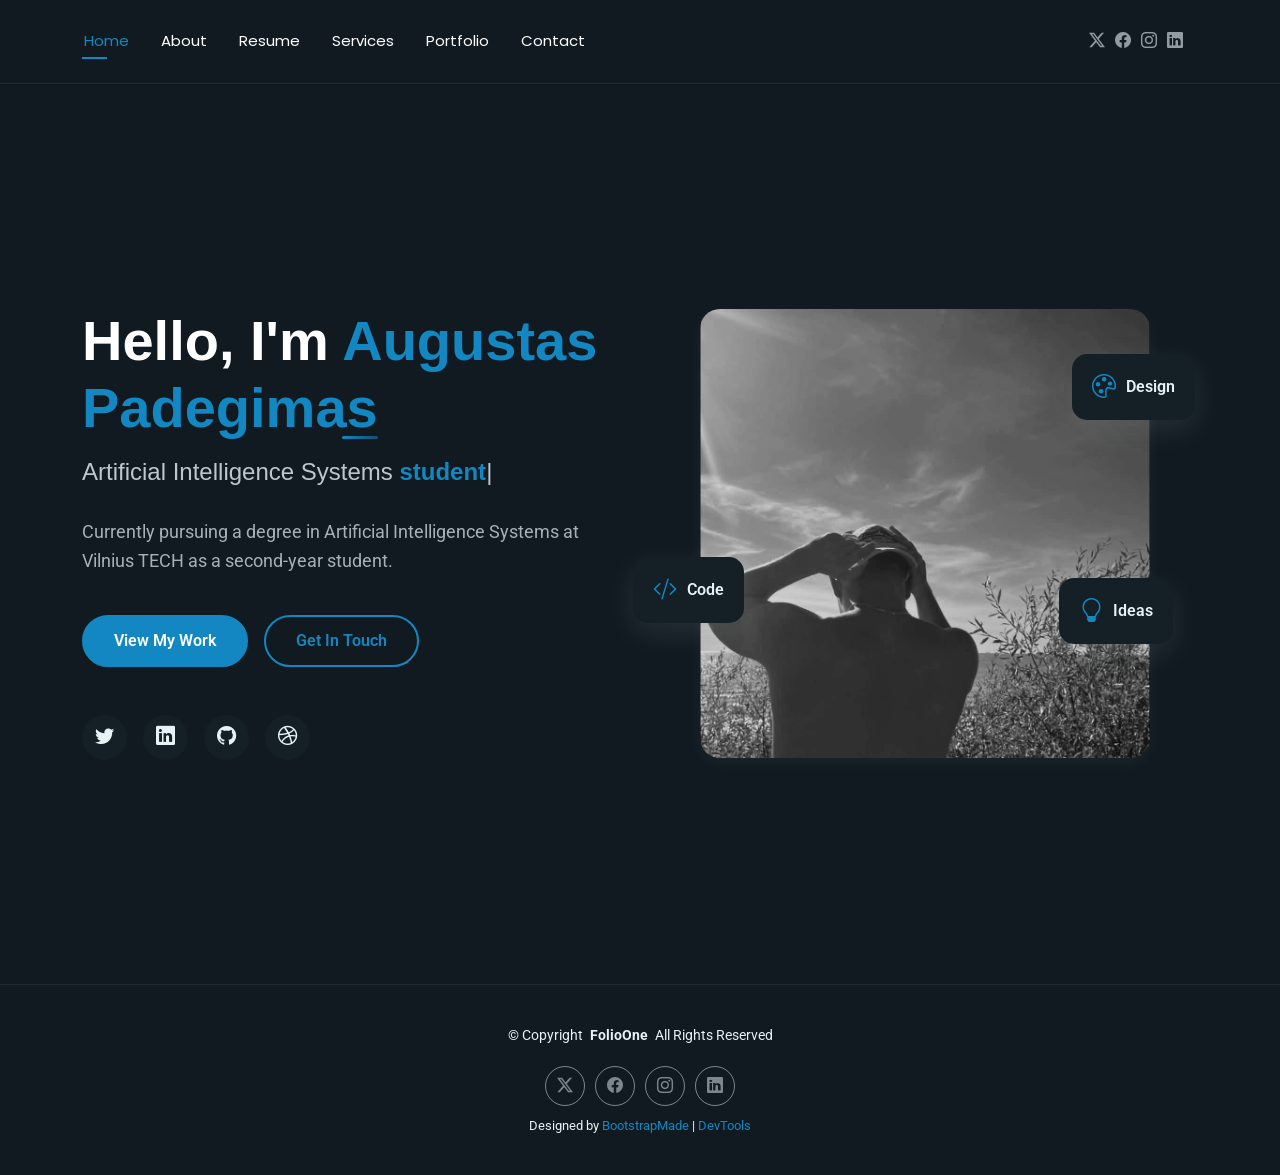
<file: index.html>
<!DOCTYPE html>
<html lang="en">

<head>
  <meta charset="UTF-8">
  <meta content="width=device-width, initial-scale=1.0" name="viewport">

  <meta name="author" content="Augustas Padegimas">
  <meta name="description" content="Augustas Padegimas CV page.">
  <meta name="keywords" content="Augustas Padegimas, Artificial Intelligence, CV">

  <title>Augustas Padegimas - CV</title>

  <!-- Favicons -->
  <link href="assets/img/favicon.png" rel="icon">
  <link href="assets/img/apple-touch-icon.png" rel="apple-touch-icon">

  <!-- Fonts -->
  <link href="https://fonts.googleapis.com" rel="preconnect">
  <link href="https://fonts.gstatic.com" rel="preconnect" crossorigin>
  <link href="https://fonts.googleapis.com/css2?family=Roboto:ital,wght@0,100;0,300;0,400;0,500;0,700;0,900;1,100;1,300;1,400;1,500;1,700;1,900&family=Poppins:ital,wght@0,100;0,200;0,300;0,400;0,500;0,600;0,700;<|fim_suffix|>1,90&display=swap" rel="stylesheet">

  <!-- Vendor CSS Files -->
  <link href="assets/vendor/bootstrap/css/bootstrap.min.css" rel="stylesheet">
  <link href="assets/vendor/bootstrap-icons/bootstrap-icons.css" rel="stylesheet">
  <link href="assets/vendor/aos/aos.css" rel="stylesheet">
  <link href="assets/vendor/swiper/swiper-bundle.min.css" rel="stylesheet">
  <link href="assets/vendor/glightbox/css/glightbox.min.css" rel="stylesheet">

  <!-- Main CSS File -->
  <link href="assets/css/main.css" rel="stylesheet">

  <!-- =======================================================
  * Template Name: FolioOne
  * Template URL: https://bootstrapmade.com/folioone-bootstrap-portfolio-website-template/
  * Updated: Aug 23 2025 with Bootstrap v5.3.7
  * Author: BootstrapMade.com
  * License: https://bootstrapmade.com/license/
  ======================================================== -->
</head>

<body class="index-page">

  <header id="header" class="header d-flex align-items-center light-background sticky-top">
    <div class="container position-relative d-flex align-items-center justify-content-between">

      <!-- <a href="index.html" class="logo d-flex align-items-center me-auto me-xl-0">
      <img src="assets/img/logo.webp" alt="">
      <h1 class="sitename">FolioOne</h1> 
    </a> -->

      <nav id="navmenu" class="navmenu">
        <ul>
          <li><a href="index.html" class="active">Home</a></li>
          <li><a href="about.html">About</a></li>
          <li><a href="resume.html">Resume</a></li>
          <li><a href="services.html">Services</a></li>
          <li><a href="portfolio.html">Portfolio</a></li>
          <li><a href="contact.html">Contact</a></li>
        </ul>
        <i class="mobile-nav-toggle d-xl-none bi bi-list"></i>
      </nav>

      <div class="header-social-links">
        <a href="#" class="twitter"><i class="bi bi-twitter-x"></i></a>
        <a href="#" class="facebook"><i class="bi bi-facebook"></i></a>
        <a href="#" class="instagram"><i class="bi bi-instagram"></i></a>
        <a href="#" class="linkedin"><i class="bi bi-linkedin"></i></a>
      </div>

    </div>
  </header>

  <main class="main">

    <!-- Hero Section -->
    <section id="hero" class="hero section">

      <div class="container" data-aos="fade-up" data-aos-delay="100">

        <div class="row gy-4 align-items-center">
          <div class="col-lg-6 order-2 order-lg-1">
            <div class="hero-content">
              <h1 data-aos="fade-up" data-aos-delay="200">Hello, I'm <span class="highlight">Augustas Padegimas</span></h1>
              <h2 data-aos="fade-up" data-aos-delay="300">Artificial Intelligence Systems <span class="typed" data-typed-items="student"></span></h2>
              <p data-aos="fade-up" data-aos-delay="400">Currently pursuing a degree in Artificial Intelligence Systems at Vilnius TECH as a second-year student.</p>
              <div class="hero-actions" data-aos="fade-up" data-aos-delay="500">
                <a href="portfolio.html" class="btn btn-primary">View My Work</a>
                <a href="contact.html" class="btn btn-outline">Get In Touch</a>
              </div>
              <div class="social-links" data-aos="fade-up" data-aos-delay="600">
                <a href="#"><i class="bi bi-twitter"></i></a>
                <a href="#"><i class="bi bi-linkedin"></i></a>
                <a href="#"><i class="bi bi-github"></i></a>
                <a href="#"><i class="bi bi-dribbble"></i></a>
              </div>
            </div>
          </div>
          <div class="col-lg-6 order-1 order-lg-2">
            <div class="hero-image" data-aos="zoom-in" data-aos-delay="300">
              <div class="image-wrapper">
                <img src="assets/img/profile/augustas.png" alt="Augustas Padegimas" class="img-fluid">
                <div class="floating-elements">
                  <div class="floating-card design" data-aos="fade-left" data-aos-delay="700">
                    <i class="bi bi-palette"></i>
                    <span>Design</span>
                  </div>
                  <div class="floating-card code" data-aos="fade-right" data-aos-delay="800">
                    <i class="bi bi-code-slash"></i>
                    <span>Code</span>
                  </div>
                  <div class="floating-card creativity" data-aos="fade-up" data-aos-delay="900">
                    <i class="bi bi-lightbulb"></i>
                    <span>Ideas</span>
                  </div>
                </div>
              </div>
            </div>
          </div>
        </div>

      </div>

    </section><!-- /Hero Section -->

  </main>

  <footer id="footer" class="footer">

    <div class="container">
      <div class="copyright text-center ">
        <p>© <span>Copyright</span> <strong class="px-1 sitename">FolioOne</strong> <span>All Rights Reserved<br></span></p>
      </div>
      <div class="social-links d-flex justify-content-center">
        <a href=""><i class="bi bi-twitter-x"></i></a>
        <a href=""><i class="bi bi-facebook"></i></a>
        <a href=""><i class="bi bi-instagram"></i></a>
        <a href=""><i class="bi bi-linkedin"></i></a>
      </div>
      <div class="credits">
        <!-- All the links in the footer should remain intact. -->
        <!-- You can delete the links only if you've purchased the pro version. -->
        <!-- Licensing information: https://bootstrapmade.com/license/ -->
        <!-- Purchase the pro version with working PHP/AJAX contact form: [buy-url] -->
        Designed by <a href="https://bootstrapmade.com/">BootstrapMade</a> | <a href="https://bootstrapmade.com/tools/">DevTools</a>
      </div>
    </div>

  </footer>

  <!-- Scroll Top -->
  <a href="#" id="scroll-top" class="scroll-top d-flex align-items-center justify-content-center"><i class="bi bi-arrow-up-short"></i></a>

  <!-- Preloader -->
  <div id="preloader"></div>

  <!-- Vendor JS Files -->
  <script src="assets/vendor/bootstrap/js/bootstrap.bundle.min.js"></script>
  <script src="assets/vendor/php-email-form/validate.js"></script>
  <script src="assets/vendor/aos/aos.js"></script>
  <script src="assets/vendor/typed.js/typed.umd.js"></script>
  <script src="assets/vendor/waypoints/noframework.waypoints.js"></script>
  <script src="assets/vendor/purecounter/purecounter_vanilla.js"></script>
  <script src="assets/vendor/swiper/swiper-bundle.min.js"></script>
  <script src="assets/vendor/imagesloaded/imagesloaded.pkgd.min.js"></script>
  <script src="assets/vendor/isotope-layout/isotope.pkgd.min.js"></script>
  <script src="assets/vendor/glightbox/js/glightbox.min.js"></script>

  <!-- Main JS File -->
  <script src="assets/js/main.js"></script>

</body>

</html>
</file>
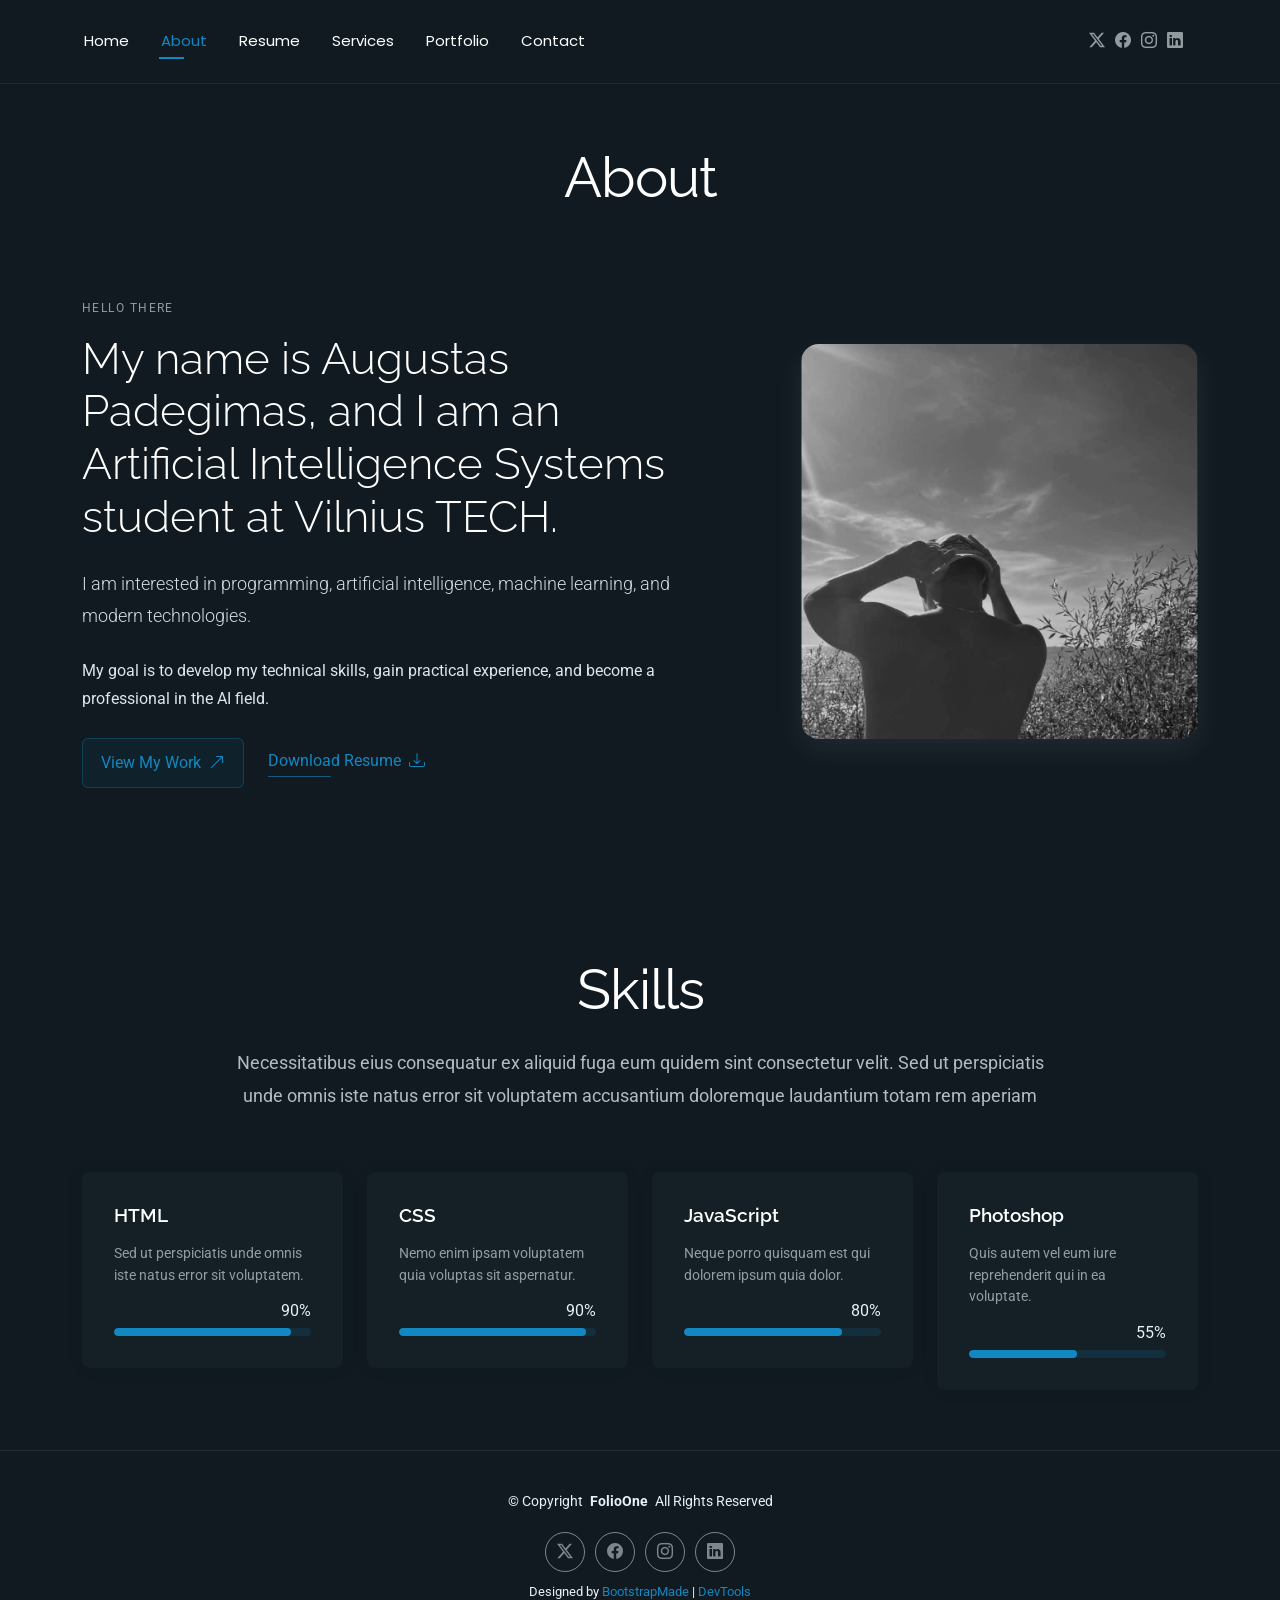
<file: about.html>
<!DOCTYPE html>
<html lang="en">

<head>
  <meta charset="utf-8">
  <meta content="width=device-width, initial-scale=1.0" name="viewport">
  <title>About - FolioOne Bootstrap Template</title>
  <meta name="description" content="">
  <meta name="keywords" content="">

  <!-- Favicons -->
  <link href="assets/img/favicon.png" rel="icon">
  <link href="assets/img/apple-touch-icon.png" rel="apple-touch-icon">

  <!-- Fonts -->
  <link href="https://fonts.googleapis.com" rel="preconnect">
  <link href="https://fonts.gstatic.com" rel="preconnect" crossorigin>
  <link href="https://fonts.googleapis.com/css2?family=Roboto:ital,wght@0,100;0,300;0,400;0,500;0,700;0,900;1,100;1,300;1,400;1,500;1,700;1,900&family=Poppins:ital,wght@0,100;0,200;0,300;0,400;0,500;0,600;0,700;0,800;0,900;1,100;1,200;1,300;1,400;1,500;1,600;1,700;1,800;1,900&family=Raleway:ital,wght@0,100;0,200;0,300;0,400;0,500;0,600;0,700;0,800;0,900;1,100;1,200;1,300;1,400;1,500;1,600;1,700;1,800;1,900&display=swap" rel="stylesheet">

  <!-- Vendor CSS Files -->
  <link href="assets/vendor/bootstrap/css/bootstrap.min.css" rel="stylesheet">
  <link href="assets/vendor/bootstrap-icons/bootstrap-icons.css" rel="stylesheet">
  <link href="assets/vendor/aos/aos.css" rel="stylesheet">
  <link href="assets/vendor/swiper/swiper-bundle.min.css" rel="stylesheet">
  <link href="assets/vendor/glightbox/css/glightbox.min.css" rel="stylesheet">

  <!-- Main CSS File -->
  <link href="assets/css/main.css" rel="stylesheet">

  <!-- =======================================================
  * Template Name: FolioOne
  * Template URL: https://bootstrapmade.com/folioone-bootstrap-portfolio-website-template/
  * Updated: Aug 23 2025 with Bootstrap v5.3.7
  * Author: BootstrapMade.com
  * License: https://bootstrapmade.com/license/
  ======================================================== -->
</head>

<body class="about-page">

  <header id="header" class="header d-flex align-items-center light-background sticky-top">
    <div class="container position-relative d-flex align-items-center justify-content-between">

      <!-- <a href="index.html" class="logo d-flex align-items-center me-auto me-xl-0">
      <img src="assets/img/logo.webp" alt="">
      <h1 class="sitename">FolioOne</h1> 
    </a> -->

      <nav id="navmenu" class="navmenu">
        <ul>
          <li><a href="index.html">Home</a></li>
          <li><a href="about.html" class="active">About</a></li>
          <li><a href="resume.html">Resume</a></li>
          <li><a href="services.html">Services</a></li>
          <li><a href="portfolio.html">Portfolio</a></li>
          <li><a href="contact.html">Contact</a></li>
        </ul>
        <i class="mobile-nav-toggle d-xl-none bi bi-list"></i>
      </nav>

      <div class="header-social-links">
        <a href="#" class="twitter"><i class="bi bi-twitter-x"></i></a>
        <a href="#" class="facebook"><i class="bi bi-facebook"></i></a>
        <a href="#" class="instagram"><i class="bi bi-instagram"></i></a>
        <a href="#" class="linkedin"><i class="bi bi-linkedin"></i></a>
      </div>

    </div>
  </header>

  <main class="main">

    <!-- About Section -->
    <section id="about" class="about section">

      <!-- Section Title -->
      <div class="container section-title" data-aos="fade-up">
        <h2>About</h2>
      </div><!-- End Section Title -->

      <div class="container" data-aos="fade-up" data-aos-delay="100">

        <!-- Intro + Photo -->
        <div class="row align-items-center justify-content-between gy-5 mb-5">
          <div class="col-lg-7" data-aos="fade-right" data-aos-delay="150">
            <div class="intro-content">
              <span class="eyebrow">Hello there</span>
              <h2 class="headline">My name is Augustas Padegimas, and I am an Artificial Intelligence Systems student at Vilnius TECH.</h2>
              <p class="lead">
                 I am interested in programming, artificial intelligence, machine learning, and modern technologies.
              </p>
              <p>
                My goal is to develop my technical skills, gain practical experience, and become a professional in the AI field.
              </p>

              <div class="cta-group">
                <a href="#portfolio" class="btn-ghost">
                  View My Work <i class="bi bi-arrow-up-right"></i>
                </a>
                <a href="#" class="link-underline">
                  Download Resume <i class="bi bi-download"></i>
                </a>
              </div>
            </div>
          </div>

          <div class="col-lg-5" data-aos="zoom-in" data-aos-delay="250">
            <figure class="profile-figure text-center text-lg-end">
              <img src="assets/img/profile/augustas.png" alt="Portrait of Augustas" class="img-fluid profile-photo">
            </figure>
          </div>
        </div>
        <!-- End Intro + Photo -->
      </div>
    </section><!-- /About Section -->

    <!-- Skills Section -->
    <section id="skills" class="skills section">

      <!-- Section Title -->
      <div class="container section-title" data-aos="fade-up">
        <h2>Skills</h2>
        <p>Necessitatibus eius consequatur ex aliquid fuga eum quidem sint consectetur velit. Sed ut perspiciatis unde omnis iste natus error sit voluptatem accusantium doloremque laudantium totam rem aperiam</p>
      </div><!-- End Section Title -->

      <div class="container" data-aos="fade-up" data-aos-delay="100">

        <div class="row g-4 skills-animation">

          <div class="col-md-6 col-lg-3" data-aos="fade-up" data-aos-delay="100">
            <div class="skill-box">
              <h3>HTML</h3>
              <p>Sed ut perspiciatis unde omnis iste natus error sit voluptatem.</p>
              <span class="text-end d-block">90%</span>
              <div class="progress">
                <div class="progress-bar" role="progressbar" aria-valuenow="90" aria-valuemin="0" aria-valuemax="100"></div>
              </div>
            </div>
          </div>

          <div class="col-md-6 col-lg-3" data-aos="fade-up" data-aos-delay="200">
            <div class="skill-box">
              <h3>CSS</h3>
              <p>Nemo enim ipsam voluptatem quia voluptas sit aspernatur.</p>
              <span class="text-end d-block">90%</span>
              <div class="progress">
                <div class="progress-bar" role="progressbar" aria-valuenow="95" aria-valuemin="0" aria-valuemax="100"></div>
              </div>
            </div>
          </div>

          <div class="col-md-6 col-lg-3" data-aos="fade-up" data-aos-delay="300">
            <div class="skill-box">
              <h3>JavaScript</h3>
              <p>Neque porro quisquam est qui dolorem ipsum quia dolor.</p>
              <span class="text-end d-block">80%</span>
              <div class="progress">
                <div class="progress-bar" role="progressbar" aria-valuenow="80" aria-valuemin="0" aria-valuemax="100"></div>
              </div>
            </div>
          </div>

          <div class="col-md-6 col-lg-3" data-aos="fade-up" data-aos-delay="400">
            <div class="skill-box">
              <h3>Photoshop</h3>
              <p>Quis autem vel eum iure reprehenderit qui in ea voluptate.</p>
              <span class="text-end d-block">55%</span>
              <div class="progress">
                <div class="progress-bar" role="progressbar" aria-valuenow="55" aria-valuemin="0" aria-valuemax="100">
                </div>
              </div>
            </div>
          </div>

        </div>

      </div>

    </section><!-- /Skills Section -->
  </main>

  <footer id="footer" class="footer">

    <div class="container">
      <div class="copyright text-center ">
        <p>© <span>Copyright</span> <strong class="px-1 sitename">FolioOne</strong> <span>All Rights Reserved<br></span></p>
      </div>
      <div class="social-links d-flex justify-content-center">
        <a href=""><i class="bi bi-twitter-x"></i></a>
        <a href=""><i class="bi bi-facebook"></i></a>
        <a href=""><i class="bi bi-instagram"></i></a>
        <a href=""><i class="bi bi-linkedin"></i></a>
      </div>
      <div class="credits">
        <!-- All the links in the footer should remain intact. -->
        <!-- You can delete the links only if you've purchased the pro version. -->
        <!-- Licensing information: https://bootstrapmade.com/license/ -->
        <!-- Purchase the pro version with working PHP/AJAX contact form: [buy-url] -->
        Designed by <a href="https://bootstrapmade.com/">BootstrapMade</a> | <a href="https://bootstrapmade.com/tools/">DevTools</a>
      </div>
    </div>

  </footer>

  <!-- Scroll Top -->
  <a href="#" id="scroll-top" class="scroll-top d-flex align-items-center justify-content-center"><i class="bi bi-arrow-up-short"></i></a>

  <!-- Preloader -->
  <div id="preloader"></div>

  <!-- Vendor JS Files -->
  <script src="assets/vendor/bootstrap/js/bootstrap.bundle.min.js"></script>
  <script src="assets/vendor/php-email-form/validate.js"></script>
  <script src="assets/vendor/aos/aos.js"></script>
  <script src="assets/vendor/typed.js/typed.umd.js"></script>
  <script src="assets/vendor/waypoints/noframework.waypoints.js"></script>
  <script src="assets/vendor/purecounter/purecounter_vanilla.js"></script>
  <script src="assets/vendor/swiper/swiper-bundle.min.js"></script>
  <script src="assets/vendor/imagesloaded/imagesloaded.pkgd.min.js"></script>
  <script src="assets/vendor/isotope-layout/isotope.pkgd.min.js"></script>
  <script src="assets/vendor/glightbox/js/glightbox.min.js"></script>

  <!-- Main JS File -->
  <script src="assets/js/main.js"></script>

</body>

</html>
</file>
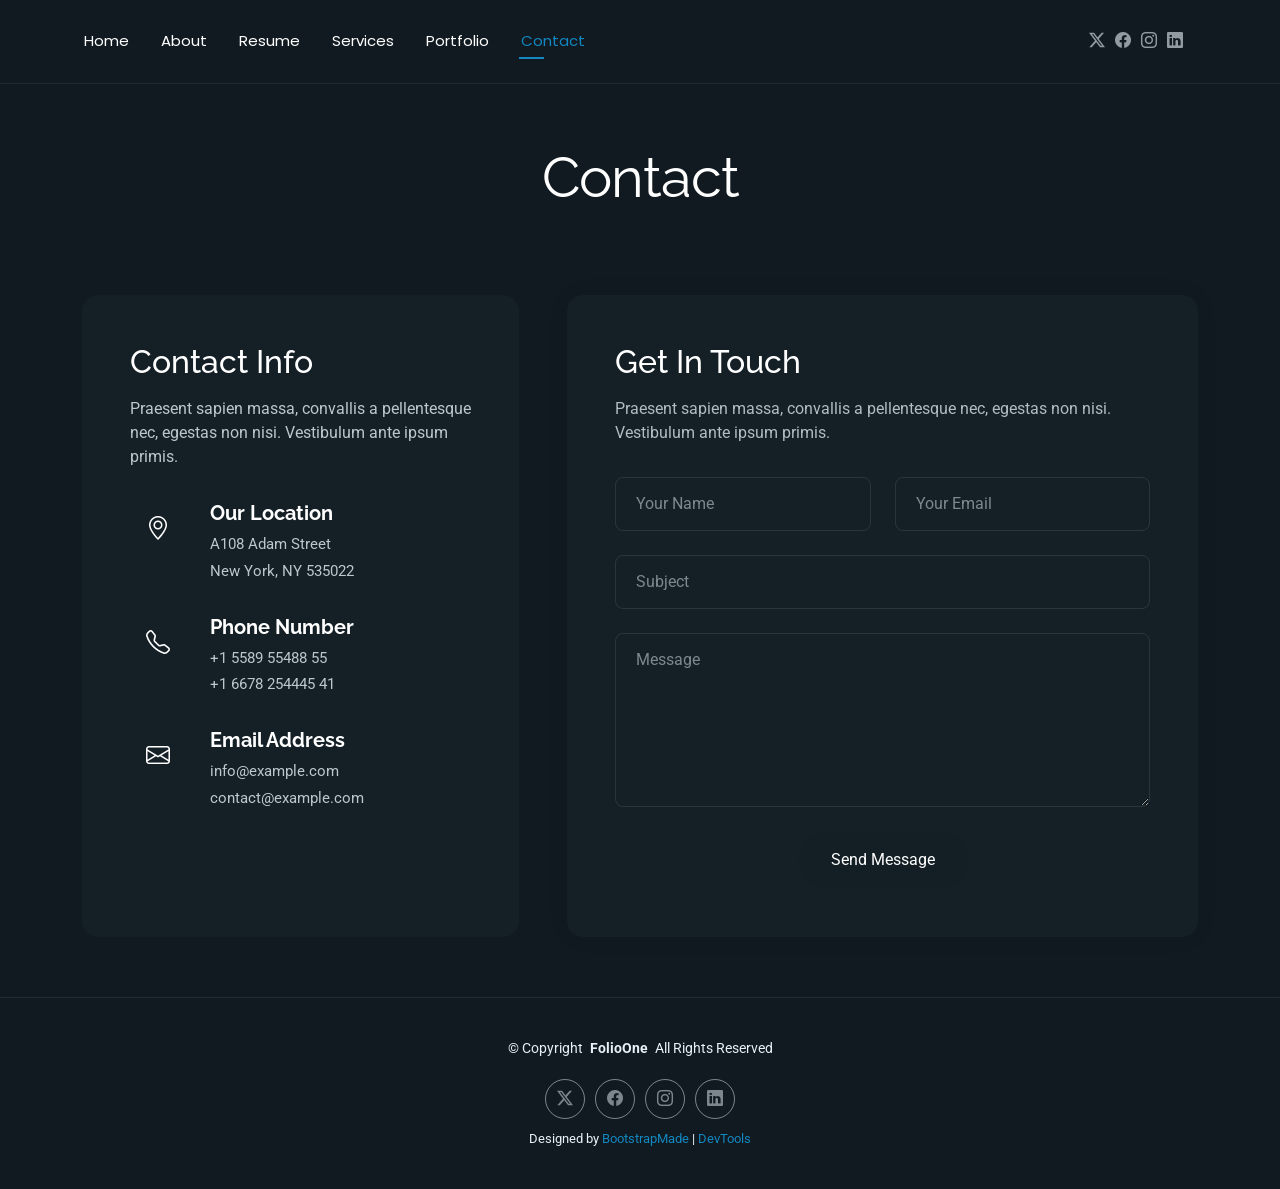
<file: contact.html>
<!DOCTYPE html>
<html lang="en">

<head>
  <meta charset="utf-8">
  <meta content="width=device-width, initial-scale=1.0" name="viewport">
  <title>Contact - FolioOne Bootstrap Template</title>
  <meta name="description" content="">
  <meta name="keywords" content="">

  <!-- Favicons -->
  <link href="assets/img/favicon.png" rel="icon">
  <link href="assets/img/apple-touch-icon.png" rel="apple-touch-icon">

  <!-- Fonts -->
  <link href="https://fonts.googleapis.com" rel="preconnect">
  <link href="https://fonts.gstatic.com" rel="preconnect" crossorigin>
  <link href="https://fonts.googleapis.com/css2?family=Roboto:ital,wght@0,100;0,300;0,400;0,500;0,700;0,900;1,100;1,300;1,400;1,500;1,700;1,900&family=Poppins:ital,wght@0,100;0,200;0,300;0,400;0,500;0,600;0,700;0,800;0,900;1,100;1,200;1,300;1,400;1,500;1,600;1,700;1,800;1,900&family=Raleway:ital,wght@0,100;0,200;0,300;0,400;0,500;0,600;0,700;0,800;0,900;1,100;1,200;1,300;1,400;1,500;1,600;1,700;1,800;1,900&display=swap" rel="stylesheet">

  <!-- Vendor CSS Files -->
  <link href="assets/vendor/bootstrap/css/bootstrap.min.css" rel="stylesheet">
  <link href="assets/vendor/bootstrap-icons/bootstrap-icons.css" rel="stylesheet">
  <link href="assets/vendor/aos/aos.css" rel="stylesheet">
  <link href="assets/vendor/swiper/swiper-bundle.min.css" rel="stylesheet">
  <link href="assets/vendor/glightbox/css/glightbox.min.css" rel="stylesheet">

  <!-- Main CSS File -->
  <link href="assets/css/main.css" rel="stylesheet">

  <!-- =======================================================
  * Template Name: FolioOne
  * Template URL: https://bootstrapmade.com/folioone-bootstrap-portfolio-website-template/
  * Updated: Aug 23 2025 with Bootstrap v5.3.7
  * Author: BootstrapMade.com
  * License: https://bootstrapmade.com/license/
  ======================================================== -->
</head>

<body class="contact-page">

  <header id="header" class="header d-flex align-items-center light-background sticky-top">
    <div class="container position-relative d-flex align-items-center justify-content-between">

      <!-- <a href="index.html" class="logo d-flex align-items-center me-auto me-xl-0">
      <img src="assets/img/logo.webp" alt="">
      <h1 class="sitename">FolioOne</h1> 
    </a> -->

      <nav id="navmenu" class="navmenu">
        <ul>
          <li><a href="index.html">Home</a></li>
          <li><a href="about.html">About</a></li>
          <li><a href="resume.html">Resume</a></li>
          <li><a href="services.html">Services</a></li>
          <li><a href="portfolio.html">Portfolio</a></li>
          <li><a href="contact.html" class="active">Contact</a></li>
        </ul>
        <i class="mobile-nav-toggle d-xl-none bi bi-list"></i>
      </nav>

      <div class="header-social-links">
        <a href="#" class="twitter"><i class="bi bi-twitter-x"></i></a>
        <a href="#" class="facebook"><i class="bi bi-facebook"></i></a>
        <a href="#" class="instagram"><i class="bi bi-instagram"></i></a>
        <a href="#" class="linkedin"><i class="bi bi-linkedin"></i></a>
      </div>

    </div>
  </header>

  <main class="main">

    <!-- Contact Section -->
    <section id="contact" class="contact section">

      <!-- Section Title -->
      <div class="container section-title" data-aos="fade-up">
        <h2>Contact</h2>
      </div><!-- End Section Title -->

      <div class="container" data-aos="fade-up" data-aos-delay="100">

        <div class="row g-4 g-lg-5">
          <div class="col-lg-5">
            <div class="info-box" data-aos="fade-up" data-aos-delay="200">
              <h3>Contact Info</h3>
              <p>Praesent sapien massa, convallis a pellentesque nec, egestas non nisi. Vestibulum ante ipsum primis.</p>

              <div class="info-item" data-aos="fade-up" data-aos-delay="300">
                <div class="icon-box">
                  <i class="bi bi-geo-alt"></i>
                </div>
                <div class="content">
                  <h4>Our Location</h4>
                  <p>A108 Adam Street</p>
                  <p>New York, NY 535022</p>
                </div>
              </div>

              <div class="info-item" data-aos="fade-up" data-aos-delay="400">
                <div class="icon-box">
                  <i class="bi bi-telephone"></i>
                </div>
                <div class="content">
                  <h4>Phone Number</h4>
                  <p>+1 5589 55488 55</p>
                  <p>+1 6678 254445 41</p>
                </div>
              </div>

              <div class="info-item" data-aos="fade-up" data-aos-delay="500">
                <div class="icon-box">
                  <i class="bi bi-envelope"></i>
                </div>
                <div class="content">
                  <h4>Email Address</h4>
                  <p>info@example.com</p>
                  <p>contact@example.com</p>
                </div>
              </div>
            </div>
          </div>

          <div class="col-lg-7">
            <div class="contact-form" data-aos="fade-up" data-aos-delay="300">
              <h3>Get In Touch</h3>
              <p>Praesent sapien massa, convallis a pellentesque nec, egestas non nisi. Vestibulum ante ipsum primis.</p>

              <form action="forms/contact.php" method="post" class="php-email-form" data-aos="fade-up" data-aos-delay="200">
                <div class="row gy-4">

                  <div class="col-md-6">
                    <input type="text" name="name" class="form-control" placeholder="Your Name" required="">
                  </div>

                  <div class="col-md-6 ">
                    <input type="email" class="form-control" name="email" placeholder="Your Email" required="">
                  </div>

                  <div class="col-12">
                    <input type="text" class="form-control" name="subject" placeholder="Subject" required="">
                  </div>

                  <div class="col-12">
                    <textarea class="form-control" name="message" rows="6" placeholder="Message" required=""></textarea>
                  </div>

                  <div class="col-12 text-center">
                    <div class="loading">Loading</div>
                    <div class="error-message"></div>
                    <div class="sent-message">Your message has been sent. Thank you!</div>

                    <button type="submit" class="btn">Send Message</button>
                  </div>

                </div>
              </form>

            </div>
          </div>

        </div>

      </div>

    </section><!-- /Contact Section -->

  </main>

  <footer id="footer" class="footer">

    <div class="container">
      <div class="copyright text-center ">
        <p>© <span>Copyright</span> <strong class="px-1 sitename">FolioOne</strong> <span>All Rights Reserved<br></span></p>
      </div>
      <div class="social-links d-flex justify-content-center">
        <a href=""><i class="bi bi-twitter-x"></i></a>
        <a href=""><i class="bi bi-facebook"></i></a>
        <a href=""><i class="bi bi-instagram"></i></a>
        <a href=""><i class="bi bi-linkedin"></i></a>
      </div>
      <div class="credits">
        <!-- All the links in the footer should remain intact. -->
        <!-- You can delete the links only if you've purchased the pro version. -->
        <!-- Licensing information: https://bootstrapmade.com/license/ -->
        <!-- Purchase the pro version with working PHP/AJAX contact form: [buy-url] -->
        Designed by <a href="https://bootstrapmade.com/">BootstrapMade</a> | <a href="https://bootstrapmade.com/tools/">DevTools</a>
      </div>
    </div>

  </footer>

  <!-- Scroll Top -->
  <a href="#" id="scroll-top" class="scroll-top d-flex align-items-center justify-content-center"><i class="bi bi-arrow-up-short"></i></a>

  <!-- Preloader -->
  <div id="preloader"></div>

  <!-- Vendor JS Files -->
  <script src="assets/vendor/bootstrap/js/bootstrap.bundle.min.js"></script>
  <script src="assets/vendor/php-email-form/validate.js"></script>
  <script src="assets/vendor/aos/aos.js"></script>
  <script src="assets/vendor/typed.js/typed.umd.js"></script>
  <script src="assets/vendor/waypoints/noframework.waypoints.js"></script>
  <script src="assets/vendor/purecounter/purecounter_vanilla.js"></script>
  <script src="assets/vendor/swiper/swiper-bundle.min.js"></script>
  <script src="assets/vendor/imagesloaded/imagesloaded.pkgd.min.js"></script>
  <script src="assets/vendor/isotope-layout/isotope.pkgd.min.js"></script>
  <script src="assets/vendor/glightbox/js/glightbox.min.js"></script>

  <!-- Main JS File -->
  <script src="assets/js/main.js"></script>

</body>

</html>
</file>
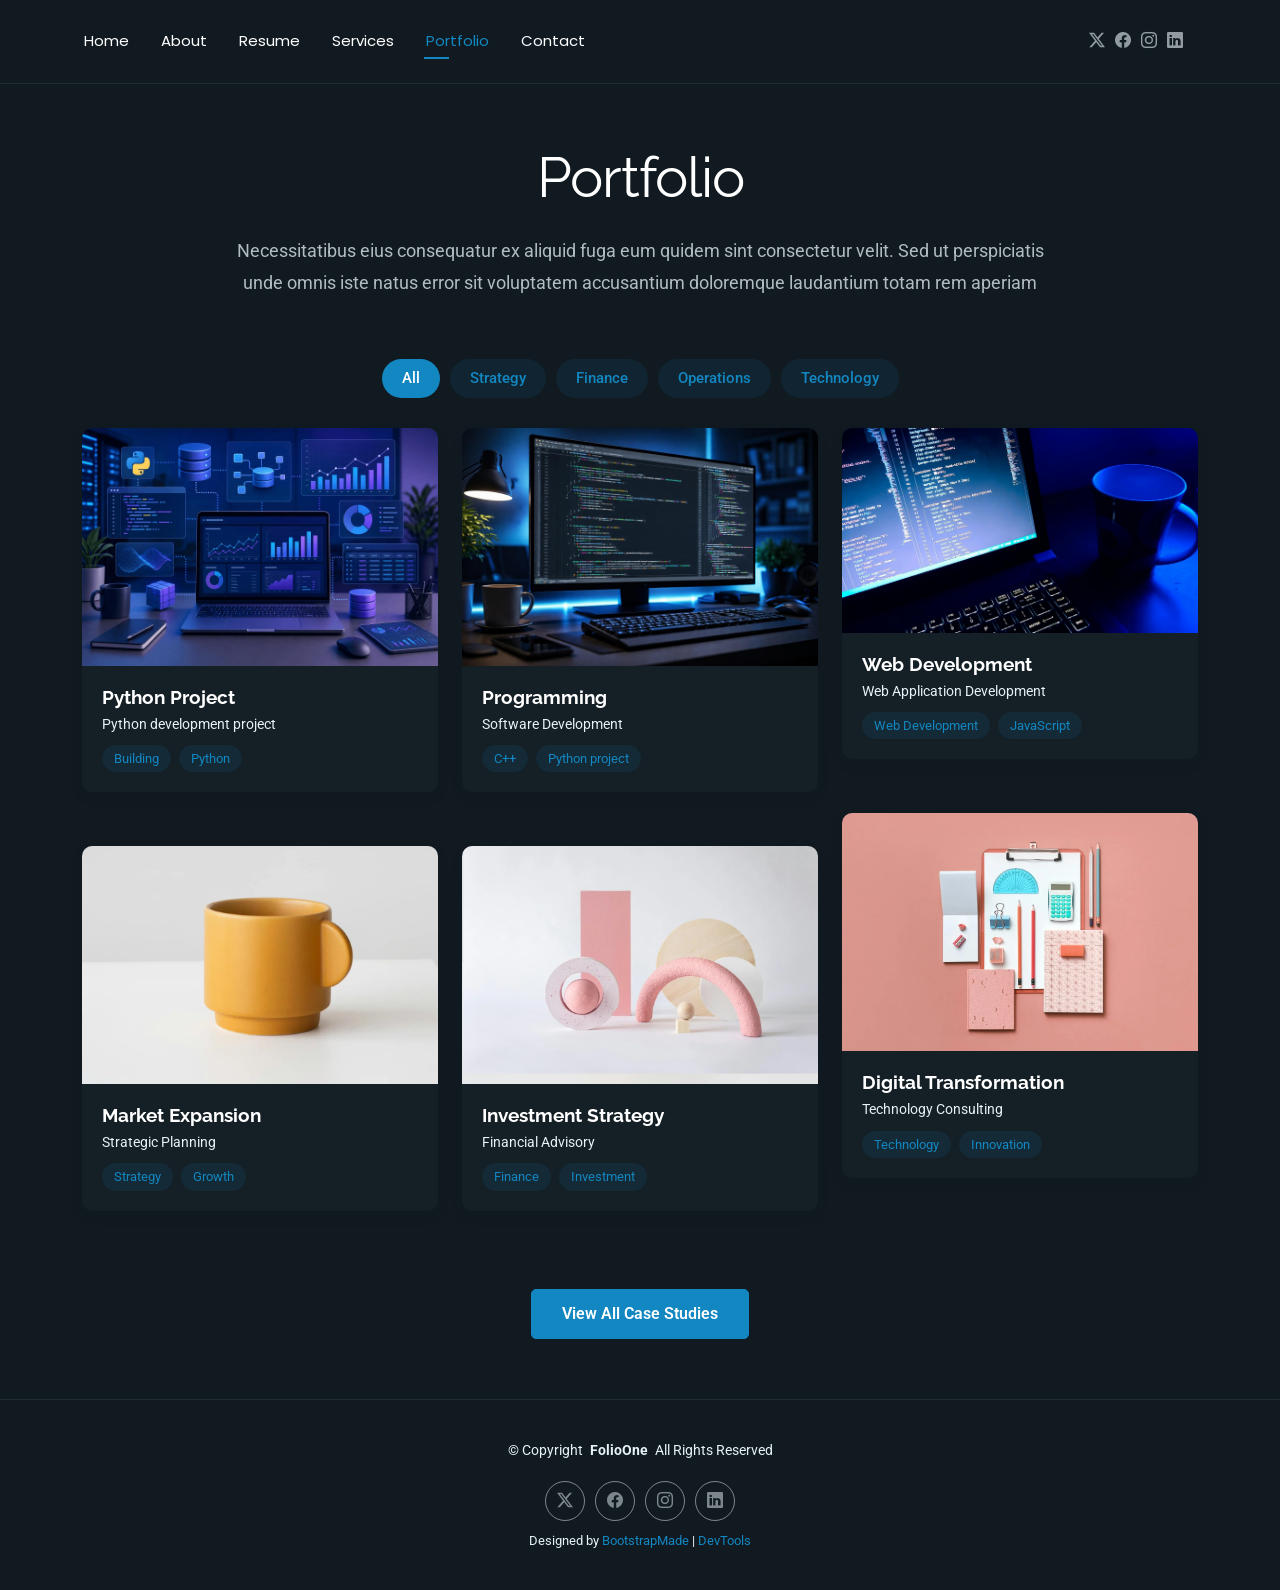
<file: portfolio.html>
<!DOCTYPE html>
<html lang="en">

<head>
  <meta charset="utf-8">
  <meta content="width=device-width, initial-scale=1.0" name="viewport">
  <title>Portfolio - FolioOne Bootstrap Template</title>
  <meta name="description" content="">
  <meta name="keywords" content="">

  <!-- Favicons -->
  <link href="assets/img/favicon.png" rel="icon">
  <link href="assets/img/apple-touch-icon.png" rel="apple-touch-icon">

  <!-- Fonts -->
  <link href="https://fonts.googleapis.com" rel="preconnect">
  <link href="https://fonts.gstatic.com" rel="preconnect" crossorigin>
  <link href="https://fonts.googleapis.com/css2?family=Roboto:ital,wght@0,100;0,300;0,400;0,500;0,700;0,900;1,100;1,300;1,400;1,500;1,700;1,900&family=Poppins:ital,wght@0,100;0,200;0,300;0,400;0,500;0,600;0,700;0,800;0,900;1,100;1,200;1,300;1,400;1,500;1,600;1,700;1,800;1,900&family=Raleway:ital,wght@0,100;0,200;0,300;0,400;0,500;0,600;0,700;0,800;0,900;1,100;1,200;1,300;1,400;1,500;1,600;1,700;1,800;1,900&display=swap" rel="stylesheet">

  <!-- Vendor CSS Files -->
  <link href="assets/vendor/bootstrap/css/bootstrap.min.css" rel="stylesheet">
  <link href="assets/vendor/bootstrap-icons/bootstrap-icons.css" rel="stylesheet">
  <link href="assets/vendor/aos/aos.css" rel="stylesheet">
  <link href="assets/vendor/swiper/swiper-bundle.min.css" rel="stylesheet">
  <link href="assets/vendor/glightbox/css/glightbox.min.css" rel="stylesheet">

  <!-- Main CSS File -->
  <link href="assets/css/main.css" rel="stylesheet">

  <!-- =======================================================
  * Template Name: FolioOne
  * Template URL: https://bootstrapmade.com/folioone-bootstrap-portfolio-website-template/
  * Updated: Aug 23 2025 with Bootstrap v5.3.7
  * Author: BootstrapMade.com
  * License: https://bootstrapmade.com/license/
  ======================================================== -->
</head>

<body class="portfolio-page">

  <header id="header" class="header d-flex align-items-center light-background sticky-top">
    <div class="container position-relative d-flex align-items-center justify-content-between">

      <!-- <a href="index.html" class="logo d-flex align-items-center me-auto me-xl-0">
      <img src="assets/img/logo.webp" alt="">
      <h1 class="sitename">FolioOne</h1> 
    </a> -->

      <nav id="navmenu" class="navmenu">
        <ul>
          <li><a href="index.html">Home</a></li>
          <li><a href="about.html">About</a></li>
          <li><a href="resume.html">Resume</a></li>
          <li><a href="services.html">Services</a></li>
          <li><a href="portfolio.html" class="active">Portfolio</a></li>
          <li><a href="contact.html">Contact</a></li>
        </ul>
        <i class="mobile-nav-toggle d-xl-none bi bi-list"></i>
      </nav>

      <div class="header-social-links">
        <a href="#" class="twitter"><i class="bi bi-twitter-x"></i></a>
        <a href="#" class="facebook"><i class="bi bi-facebook"></i></a>
        <a href="#" class="instagram"><i class="bi bi-instagram"></i></a>
        <a href="#" class="linkedin"><i class="bi bi-linkedin"></i></a>
      </div>

    </div>
  </header>

  <main class="main">

    <!-- Portfolio Section -->
    <section id="portfolio" class="portfolio section">

      <!-- Section Title -->
      <div class="container section-title" data-aos="fade-up">
        <h2>Portfolio</h2>
        <p>Necessitatibus eius consequatur ex aliquid fuga eum quidem sint consectetur velit. Sed ut perspiciatis unde omnis iste natus error sit voluptatem accusantium doloremque laudantium totam rem aperiam</p>
      </div><!-- End Section Title -->

      <div class="container" data-aos="fade-up" data-aos-delay="100">

        <div class="isotope-layout" data-default-filter="*" data-layout="masonry" data-sort="original-order">
          <ul class="portfolio-filters isotope-filters" data-aos="fade-up" data-aos-delay="200">
            <li data-filter="*" class="filter-active">All</li>
            <li data-filter=".filter-strategy">Strategy</li>
            <li data-filter=".filter-finance">Finance</li>
            <li data-filter=".filter-operations">Operations</li>
            <li data-filter=".filter-technology">Technology</li>
          </ul><!-- End Portfolio Filters -->

          <div class="row gy-4 isotope-container" data-aos="fade-up" data-aos-delay="300">
            <div class="col-lg-4 col-md-6 portfolio-item isotope-item filter-strategy">
              <div class="portfolio-card">
                <div class="portfolio-img">
                  <img src="assets/img/portfolio/pythonproject.png" alt="Portfolio Item" class="img-fluid">
                  <div class="portfolio-overlay">
                    <a href="assets/img/portfolio/pythonproject.png" class="glightbox portfolio-lightbox"><i class="bi bi-plus"></i></a>
                    <a href="#" class="portfolio-details-link"><i class="bi bi-link"></i></a>
                  </div>
                </div>
                <div class="portfolio-info">
                  <h4>Python Project</h4>
                  <p>Python development project</p>
                  <div class="portfolio-tags">
                    <span>Building</span>
                    <span>Python</span>
                  </div>
                </div>
              </div>
            </div>

            <div class="col-lg-4 col-md-6 portfolio-item isotope-item filter-finance">
              <div class="portfolio-card">
                <div class="portfolio-img">
                  <img src="assets/img/portfolio/programming.png" alt="Portfolio Item" class="img-fluid">
                  <div class="portfolio-overlay">
                    <a href="assets/img/portfolio/programming.png" class="glightbox portfolio-lightbox"><i class="bi bi-plus"></i></a>
                    <a href="#" class="portfolio-details-link"><i class="bi bi-link"></i></a>
                  </div>
                </div>
                <div class="portfolio-info">
                  <h4>Programming </h4>
                  <p>Software Development</p>
                  <div class="portfolio-tags">
                    <span>C++</span>
                    <span>Python project</span>
                  </div>
                </div>
              </div>
            </div>

            <div class="col-lg-4 col-md-6 portfolio-item isotope-item filter-operations">
              <div class="portfolio-card">
                <div class="portfolio-img">
                  <img src="assets/img/portfolio/webdev.png" alt="Portfolio Item" class="img-fluid">
                  <div class="portfolio-overlay">
                    <a href="assets/img/portfolio/webdev.png" class="glightbox portfolio-lightbox"><i class="bi bi-plus"></i></a>
                    <a href="#" class="portfolio-details-link"><i class="bi bi-link"></i></a>
                  </div>
                </div>
                <div class="portfolio-info">
                  <h4>Web Development</h4>
                  <p>Web Application Development</p>
                  <div class="portfolio-tags">
                    <span>Web Development</span>
                    <span>JavaScript</span>
                  </div>
                </div>
              </div>
            </div>

            <div class="col-lg-4 col-md-6 portfolio-item isotope-item filter-technology">
              <div class="portfolio-card">
                <div class="portfolio-img">
                  <img src="assets/img/portfolio/portfolio-4.webp" alt="Portfolio Item" class="img-fluid">
                  <div class="portfolio-overlay">
                    <a href="assets/img/portfolio/portfolio-4.webp" class="glightbox portfolio-lightbox"><i class="bi bi-plus"></i></a>
                    <a href="#" class="portfolio-details-link"><i class="bi bi-link"></i></a>
                  </div>
                </div>
                <div class="portfolio-info">
                  <h4>Digital Transformation</h4>
                  <p>Technology Consulting</p>
                  <div class="portfolio-tags">
                    <span>Technology</span>
                    <span>Innovation</span>
                  </div>
                </div>
              </div>
            </div>

            <div class="col-lg-4 col-md-6 portfolio-item isotope-item filter-strategy">
              <div class="portfolio-card">
                <div class="portfolio-img">
                  <img src="assets/img/portfolio/portfolio-5.webp" alt="Portfolio Item" class="img-fluid">
                  <div class="portfolio-overlay">
                    <a href="assets/img/portfolio/portfolio-5.webp" class="glightbox portfolio-lightbox"><i class="bi bi-plus"></i></a>
                    <a href="#" class="portfolio-details-link"><i class="bi bi-link"></i></a>
                  </div>
                </div>
                <div class="portfolio-info">
                  <h4>Market Expansion</h4>
                  <p>Strategic Planning</p>
                  <div class="portfolio-tags">
                    <span>Strategy</span>
                    <span>Growth</span>
                  </div>
                </div>
              </div>
            </div>

            <div class="col-lg-4 col-md-6 portfolio-item isotope-item filter-finance">
              <div class="portfolio-card">
                <div class="portfolio-img">
                  <img src="assets/img/portfolio/portfolio-6.webp" alt="Portfolio Item" class="img-fluid">
                  <div class="portfolio-overlay">
                    <a href="assets/img/portfolio/portfolio-6.webp" class="glightbox portfolio-lightbox"><i class="bi bi-plus"></i></a>
                    <a href="#" class="portfolio-details-link"><i class="bi bi-link"></i></a>
                  </div>
                </div>
                <div class="portfolio-info">
                  <h4>Investment Strategy</h4>
                  <p>Financial Advisory</p>
                  <div class="portfolio-tags">
                    <span>Finance</span>
                    <span>Investment</span>
                  </div>
                </div>
              </div>
            </div>
          </div><!-- End Portfolio Items Container -->

        </div>

        <div class="text-center mt-5" data-aos="fade-up" data-aos-delay="400">
          <a href="#portfolio" class="btn btn-primary">View All Case Studies</a>
        </div>

      </div>

    </section><!-- /Portfolio Section -->

  </main>

  <footer id="footer" class="footer">

    <div class="container">
      <div class="copyright text-center ">
        <p>© <span>Copyright</span> <strong class="px-1 sitename">FolioOne</strong> <span>All Rights Reserved<br></span></p>
      </div>
      <div class="social-links d-flex justify-content-center">
        <a href=""><i class="bi bi-twitter-x"></i></a>
        <a href=""><i class="bi bi-facebook"></i></a>
        <a href=""><i class="bi bi-instagram"></i></a>
        <a href=""><i class="bi bi-linkedin"></i></a>
      </div>
      <div class="credits">
        <!-- All the links in the footer should remain intact. -->
        <!-- You can delete the links only if you've purchased the pro version. -->
        <!-- Licensing information: https://bootstrapmade.com/license/ -->
        <!-- Purchase the pro version with working PHP/AJAX contact form: [buy-url] -->
        Designed by <a href="https://bootstrapmade.com/">BootstrapMade</a> | <a href="https://bootstrapmade.com/tools/">DevTools</a>
      </div>
    </div>

  </footer>

  <!-- Scroll Top -->
  <a href="#" id="scroll-top" class="scroll-top d-flex align-items-center justify-content-center"><i class="bi bi-arrow-up-short"></i></a>

  <!-- Preloader -->
  <div id="preloader"></div>

  <!-- Vendor JS Files -->
  <script src="assets/vendor/bootstrap/js/bootstrap.bundle.min.js"></script>
  <script src="assets/vendor/php-email-form/validate.js"></script>
  <script src="assets/vendor/aos/aos.js"></script>
  <script src="assets/vendor/typed.js/typed.umd.js"></script>
  <script src="assets/vendor/waypoints/noframework.waypoints.js"></script>
  <script src="assets/vendor/purecounter/purecounter_vanilla.js"></script>
  <script src="assets/vendor/swiper/swiper-bundle.min.js"></script>
  <script src="assets/vendor/imagesloaded/imagesloaded.pkgd.min.js"></script>
  <script src="assets/vendor/isotope-layout/isotope.pkgd.min.js"></script>
  <script src="assets/vendor/glightbox/js/glightbox.min.js"></script>

  <!-- Main JS File -->
  <script src="assets/js/main.js"></script>

</body>

</html>
</file>
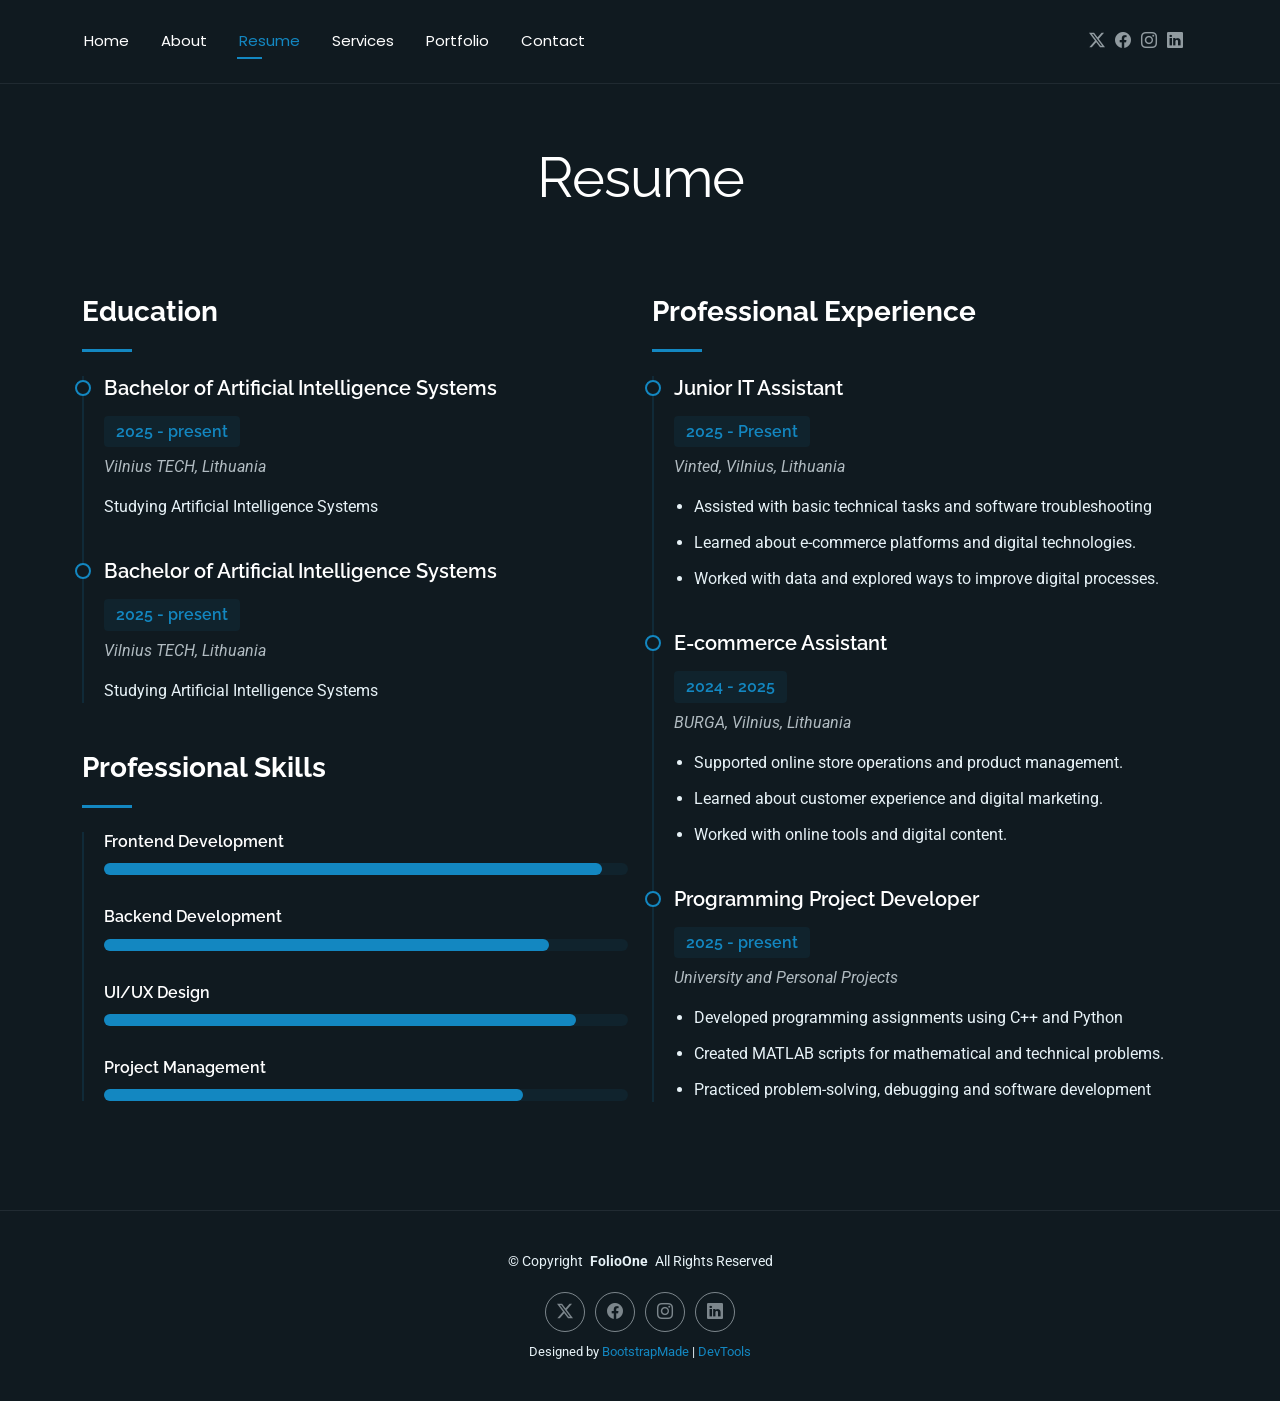
<file: resume.html>
<!DOCTYPE html>
<html lang="en">

<head>
  <meta charset="utf-8">
  <meta content="width=device-width, initial-scale=1.0" name="viewport">
  <title>Resume - FolioOne Bootstrap Template</title>
  <meta name="description" content="">
  <meta name="keywords" content="">

  <!-- Favicons -->
  <link href="assets/img/favicon.png" rel="icon">
  <link href="assets/img/apple-touch-icon.png" rel="apple-touch-icon">

  <!-- Fonts -->
  <link href="https://fonts.googleapis.com" rel="preconnect">
  <link href="https://fonts.gstatic.com" rel="preconnect" crossorigin>
  <link href="https://fonts.googleapis.com/css2?family=Roboto:ital,wght@0,100;0,300;0,400;0,500;0,700;0,900;1,100;1,300;1,400;1,500;1,700;1,900&family=Poppins:ital,wght@0,100;0,200;0,300;0,400;0,500;0,600;0,700;0,800;0,900;1,100;1,200;1,300;1,400;1,500;1,600;1,700;1,800;1,900&family=Raleway:ital,wght@0,100;0,200;0,300;0,400;0,500;0,600;0,700;0,800;0,900;1,100;1,200;1,300;1,400;1,500;1,600;1,700;1,800;1,900&display=swap" rel="stylesheet">

  <!-- Vendor CSS Files -->
  <link href="assets/vendor/bootstrap/css/bootstrap.min.css" rel="stylesheet">
  <link href="assets/vendor/bootstrap-icons/bootstrap-icons.css" rel="stylesheet">
  <link href="assets/vendor/aos/aos.css" rel="stylesheet">
  <link href="assets/vendor/swiper/swiper-bundle.min.css" rel="stylesheet">
  <link href="assets/vendor/glightbox/css/glightbox.min.css" rel="stylesheet">

  <!-- Main CSS File -->
  <link href="assets/css/main.css" rel="stylesheet">

  <!-- =======================================================
  * Template Name: FolioOne
  * Template URL: https://bootstrapmade.com/folioone-bootstrap-portfolio-website-template/
  * Updated: Aug 23 2025 with Bootstrap v5.3.7
  * Author: BootstrapMade.com
  * License: https://bootstrapmade.com/license/
  ======================================================== -->
</head>

<body class="resume-page">

  <header id="header" class="header d-flex align-items-center light-background sticky-top">
    <div class="container position-relative d-flex align-items-center justify-content-between">

      <!-- <a href="index.html" class="logo d-flex align-items-center me-auto me-xl-0">
      <img src="assets/img/logo.webp" alt="">
      <h1 class="sitename">FolioOne</h1> 
    </a> -->

      <nav id="navmenu" class="navmenu">
        <ul>
          <li><a href="index.html">Home</a></li>
          <li><a href="about.html">About</a></li>
          <li><a href="resume.html" class="active">Resume</a></li>
          <li><a href="services.html">Services</a></li>
          <li><a href="portfolio.html">Portfolio</a></li>
          <li><a href="contact.html">Contact</a></li>
        </ul>
        <i class="mobile-nav-toggle d-xl-none bi bi-list"></i>
      </nav>

      <div class="header-social-links">
        <a href="#" class="twitter"><i class="bi bi-twitter-x"></i></a>
        <a href="#" class="facebook"><i class="bi bi-facebook"></i></a>
        <a href="#" class="instagram"><i class="bi bi-instagram"></i></a>
        <a href="#" class="linkedin"><i class="bi bi-linkedin"></i></a>
      </div>

    </div>
  </header>

  <main class="main">

    <!-- Resume Section -->
    <section id="resume" class="resume section">

      <!-- Section Title -->
      <div class="container section-title" data-aos="fade-up">
        <h2>Resume</h2>
      </div><!-- End Section Title -->

      <div class="container" data-aos="fade-up" data-aos-delay="100">

        <div class="row">
          <div class="col-lg-6">

            <!-- Education Section -->
            <div class="resume-item" data-aos="fade-up">
              <h3 class="resume-title">Education</h3>

              <div class="resume-content">
                <article class="education-item">
                  <h4>Bachelor of Artificial Intelligence Systems</h4>
                  <h5>2025 - present</h5>
                  <p class="institution"><em>Vilnius TECH, Lithuania</em></p>
                  <p>Studying Artificial Intelligence Systems</p>
                </article>

                <article class="education-item">
                  <h4>Bachelor of Artificial Intelligence Systems</h4>
                  <h5>2025 - present</h5>
                  <p class="institution"><em>Vilnius TECH, Lithuania</em></p>
                  <p>Studying Artificial Intelligence Systems</p>
                </article>
              </div>
            </div><!-- End Education Section -->

            <!-- Professional Skills Section -->
            <div class="resume-item skills-animation" data-aos="fade-up">
              <h3 class="resume-title">Professional Skills</h3>

              <div class="resume-content">
                <div class="skill-item">
                  <h4>Frontend Development</h4>
                  <div class="progress">
                    <div class="progress-bar" role="progressbar" aria-valuenow="95" aria-valuemin="0" aria-valuemax="100"></div>
                  </div>
                </div>

                <div class="skill-item">
                  <h4>Backend Development</h4>
                  <div class="progress">
                    <div class="progress-bar" role="progressbar" aria-valuenow="85" aria-valuemin="0" aria-valuemax="100"></div>
                  </div>
                </div>

                <div class="skill-item">
                  <h4>UI/UX Design</h4>
                  <div class="progress">
                    <div class="progress-bar" role="progressbar" aria-valuenow="90" aria-valuemin="0" aria-valuemax="100"></div>
                  </div>
                </div>

                <div class="skill-item">
                  <h4>Project Management</h4>
                  <div class="progress">
                    <div class="progress-bar" role="progressbar" aria-valuenow="80" aria-valuemin="0" aria-valuemax="100"></div>
                  </div>
                </div>
              </div>
            </div><!-- End Professional Skills Section -->
          </div>

          <div class="col-lg-6">
            <!-- Experience Section -->
            <div class="resume-item" data-aos="fade-up" data-aos-delay="100">
              <h3 class="resume-title">Professional Experience</h3>

              <div class="resume-content">
                <article class="experience-item">
                  <h4>Junior IT Assistant</h4>
                  <h5>2025 - Present</h5>
                  <p class="company"><em>Vinted, Vilnius, Lithuania</em></p>
                  <ul>
                    <li>Assisted with basic technical tasks and software troubleshooting</li>
                    <li>Learned about e-commerce platforms and digital technologies.</li>
                    <li>Worked with data and explored ways to improve digital processes.</li>
                  </ul>
                </article>

                <article class="experience-item">
                  <h4>E-commerce Assistant</h4>
                  <h5>2024 - 2025</h5>
                  <p class="company"><em>BURGA, Vilnius, Lithuania</em></p>
                  <ul>
                    <li>Supported online store operations and product management.</li>
                    <li>Learned about customer experience and digital marketing.</li>
                    <li>Worked with online tools and digital content.</li>
                  </ul>
                </article>

                <article class="experience-item">
                  <h4>Programming Project Developer</h4>
                  <h5>2025 - present</h5>
                  <p class="company"><em>University and Personal Projects</em></p>
                  <ul>
                    <li>Developed programming assignments using C++ and Python</li>
                    <li>Created MATLAB scripts for mathematical and technical problems.</li>
                    <li>Practiced problem-solving, debugging and software development</li>
                  </ul>
                </article>
              </div>
            </div><!-- End Experience Section -->
          </div>
        </div>

      </div>

    </section><!-- /Resume Section -->

  </main>

  <footer id="footer" class="footer">

    <div class="container">
      <div class="copyright text-center ">
        <p>© <span>Copyright</span> <strong class="px-1 sitename">FolioOne</strong> <span>All Rights Reserved<br></span></p>
      </div>
      <div class="social-links d-flex justify-content-center">
        <a href=""><i class="bi bi-twitter-x"></i></a>
        <a href=""><i class="bi bi-facebook"></i></a>
        <a href=""><i class="bi bi-instagram"></i></a>
        <a href=""><i class="bi bi-linkedin"></i></a>
      </div>
      <div class="credits">
        <!-- All the links in the footer should remain intact. -->
        <!-- You can delete the links only if you've purchased the pro version. -->
        <!-- Licensing information: https://bootstrapmade.com/license/ -->
        <!-- Purchase the pro version with working PHP/AJAX contact form: [buy-url] -->
        Designed by <a href="https://bootstrapmade.com/">BootstrapMade</a> | <a href="https://bootstrapmade.com/tools/">DevTools</a>
      </div>
    </div>

  </footer>

  <!-- Scroll Top -->
  <a href="#" id="scroll-top" class="scroll-top d-flex align-items-center justify-content-center"><i class="bi bi-arrow-up-short"></i></a>

  <!-- Preloader -->
  <div id="preloader"></div>

  <!-- Vendor JS Files -->
  <script src="assets/vendor/bootstrap/js/bootstrap.bundle.min.js"></script>
  <script src="assets/vendor/php-email-form/validate.js"></script>
  <script src="assets/vendor/aos/aos.js"></script>
  <script src="assets/vendor/typed.js/typed.umd.js"></script>
  <script src="assets/vendor/waypoints/noframework.waypoints.js"></script>
  <script src="assets/vendor/purecounter/purecounter_vanilla.js"></script>
  <script src="assets/vendor/swiper/swiper-bundle.min.js"></script>
  <script src="assets/vendor/imagesloaded/imagesloaded.pkgd.min.js"></script>
  <script src="assets/vendor/isotope-layout/isotope.pkgd.min.js"></script>
  <script src="assets/vendor/glightbox/js/glightbox.min.js"></script>

  <!-- Main JS File -->
  <script src="assets/js/main.js"></script>

</body>

</html>
</file>
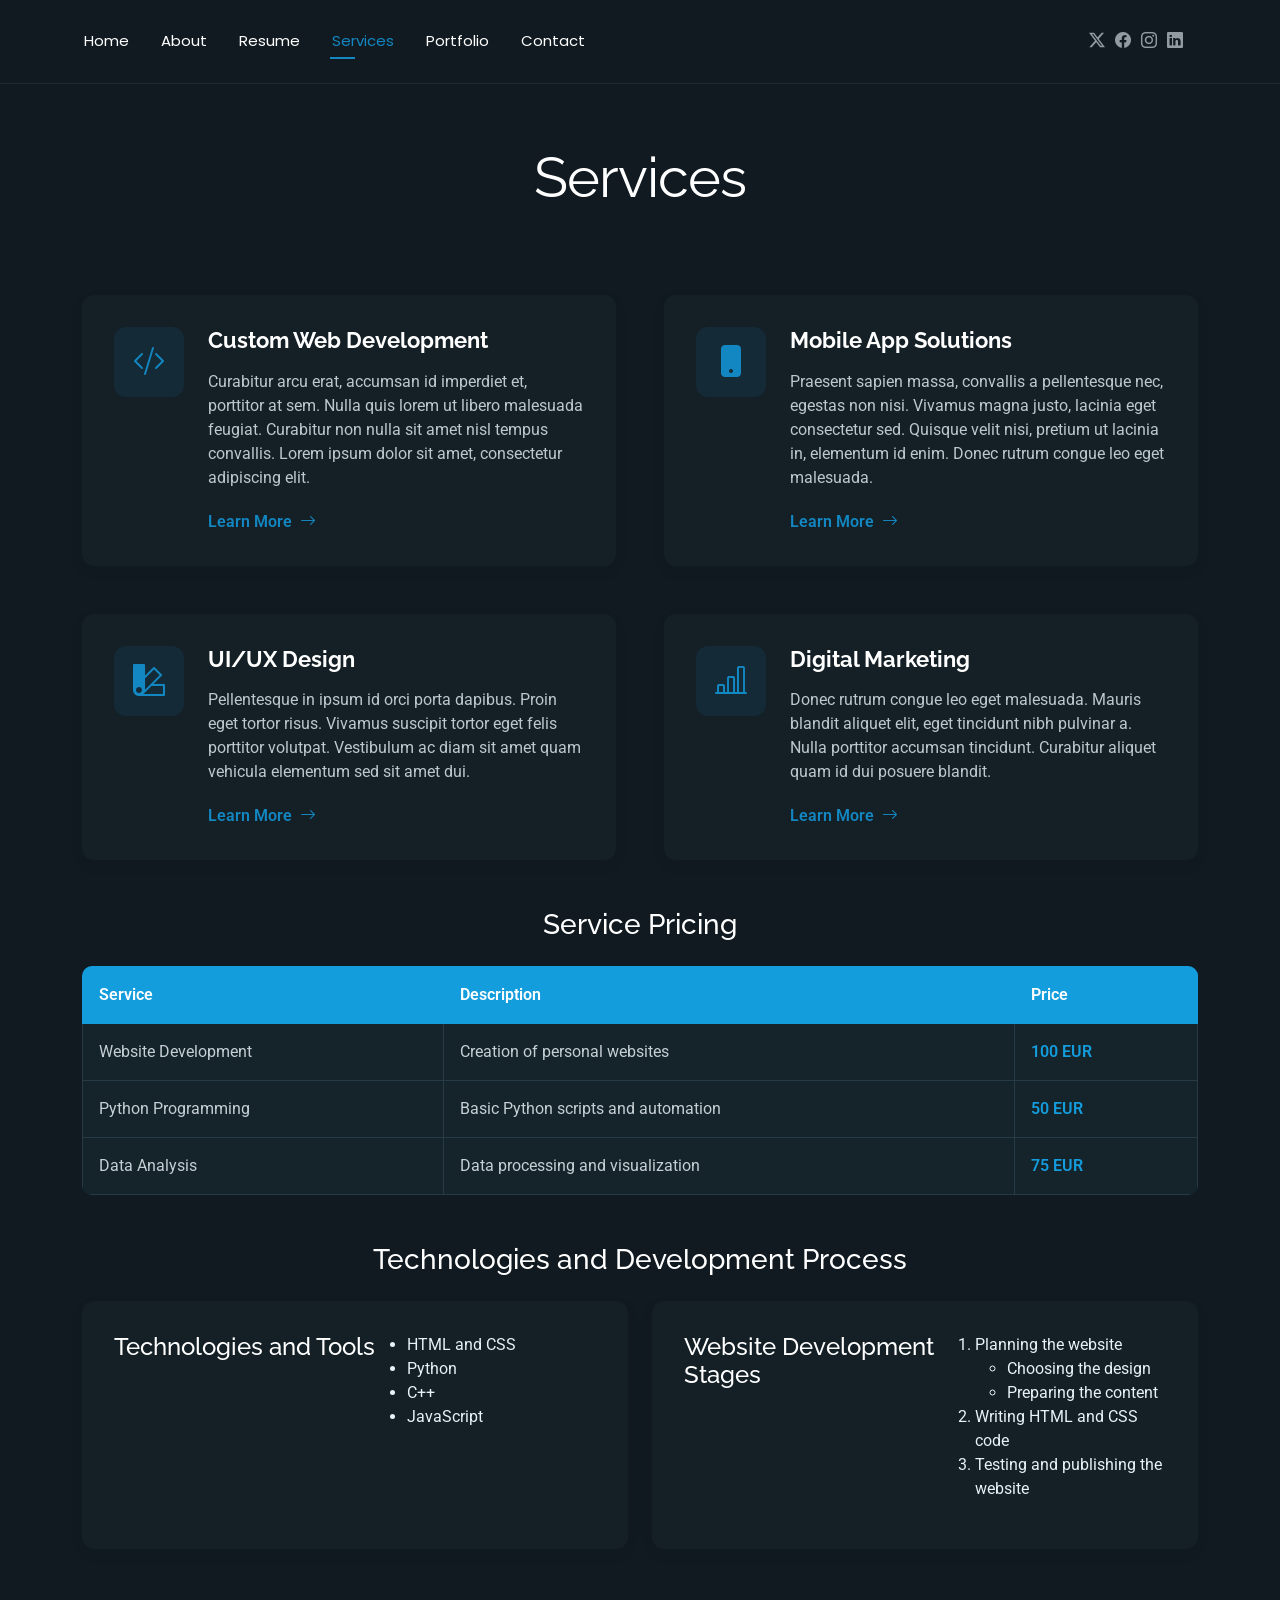
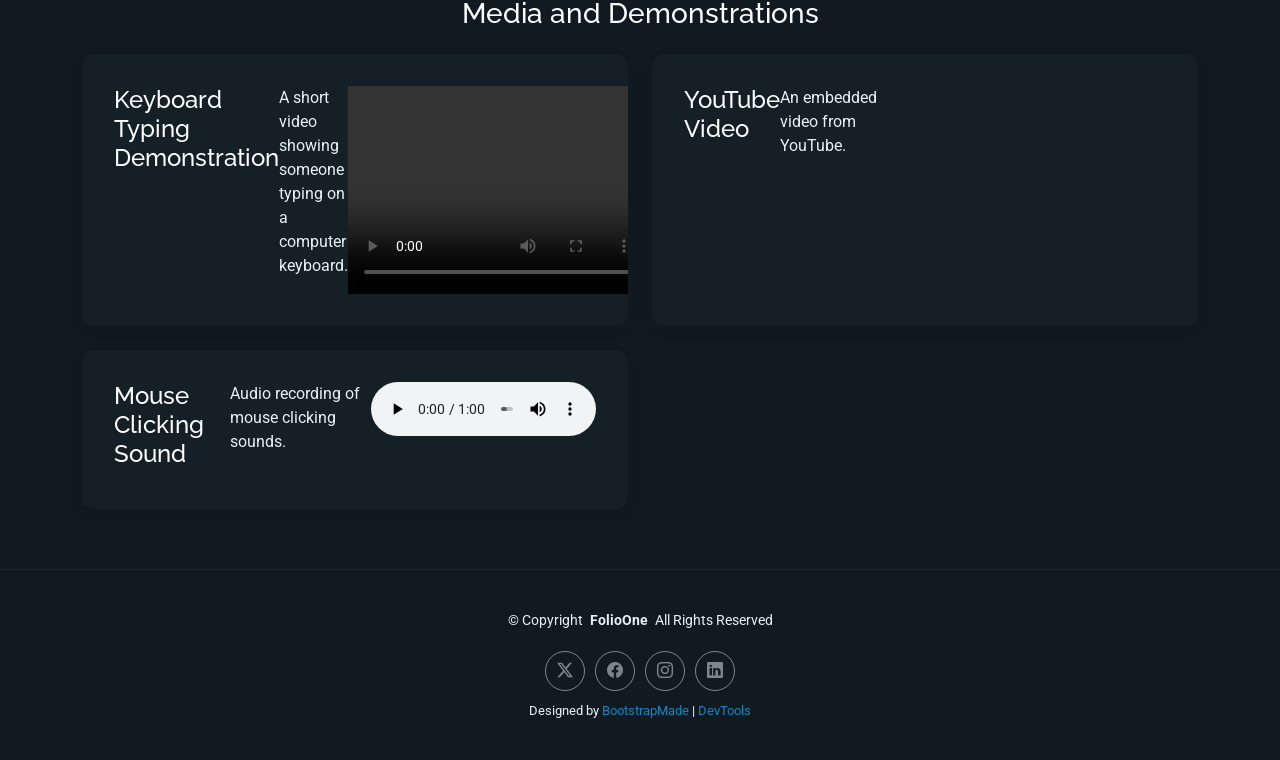
<file: services.html>
<!DOCTYPE html>
<html lang="en">

<head>
  <meta charset="utf-8">
  <meta content="width=device-width, initial-scale=1.0" name="viewport">
  <title>Services - FolioOne Bootstrap Template</title>
  <meta name="description" content="">
  <meta name="keywords" content="">

  <!-- Favicons -->
  <link href="assets/img/favicon.png" rel="icon">
  <link href="assets/img/apple-touch-icon.png" rel="apple-touch-icon">

  <!-- Fonts -->
  <link href="https://fonts.googleapis.com" rel="preconnect">
  <link href="https://fonts.gstatic.com" rel="preconnect" crossorigin>
  <link href="https://fonts.googleapis.com/css2?family=Roboto:ital,wght@0,100;0,300;0,400;0,500;0,700;0,900;1,100;1,300;1,400;1,500;1,700;1,900&family=Poppins:ital,wght@0,100;0,200;0,300;0,400;0,500;0,600;0,700;0,800;0,900;1,100;1,200;1,300;1,400;1,500;1,600;1,700;1,800;1,900&family=Raleway:ital,wght@0,100;0,200;0,300;0,400;0,500;0,600;0,700;0,800;0,900;1,100;1,200;1,300;1,400;1,500;1,600;1,700;1,800;1,900&display=swap" rel="stylesheet">

  <!-- Vendor CSS Files -->
  <link href="assets/vendor/bootstrap/css/bootstrap.min.css" rel="stylesheet">
  <link href="assets/vendor/bootstrap-icons/bootstrap-icons.css" rel="stylesheet">
  <link href="assets/vendor/aos/aos.css" rel="stylesheet">
  <link href="assets/vendor/swiper/swiper-bundle.min.css" rel="stylesheet">
  <link href="assets/vendor/glightbox/css/glightbox.min.css" rel="stylesheet">

  <!-- Main CSS File -->
  <link href="assets/css/main.css" rel="stylesheet">

  <!-- =======================================================
  * Template Name: FolioOne
  * Template URL: https://bootstrapmade.com/folioone-bootstrap-portfolio-website-template/
  * Updated: Aug 23 2025 with Bootstrap v5.3.7
  * Author: BootstrapMade.com
  * License: https://bootstrapmade.com/license/
  ======================================================== -->
</head>

<body class="services-page">

  <header id="header" class="header d-flex align-items-center light-background sticky-top">
    <div class="container position-relative d-flex align-items-center justify-content-between">

      <!-- <a href="index.html" class="logo d-flex align-items-center me-auto me-xl-0">
      <img src="assets/img/logo.webp" alt="">
      <h1 class="sitename">FolioOne</h1> 
    </a> -->

      <nav id="navmenu" class="navmenu">
        <ul>
          <li><a href="index.html">Home</a></li>
          <li><a href="about.html">About</a></li>
          <li><a href="resume.html">Resume</a></li>
          <li><a href="services.html" class="active">Services</a></li>
          <li><a href="portfolio.html">Portfolio</a></li>
          <li><a href="contact.html">Contact</a></li>
        </ul>
        <i class="mobile-nav-toggle d-xl-none bi bi-list"></i>
      </nav>

      <div class="header-social-links">
        <a href="#" class="twitter"><i class="bi bi-twitter-x"></i></a>
        <a href="#" class="facebook"><i class="bi bi-facebook"></i></a>
        <a href="#" class="instagram"><i class="bi bi-instagram"></i></a>
        <a href="#" class="linkedin"><i class="bi bi-linkedin"></i></a>
      </div>

    </div>
  </header>

  <main class="main">

    <!-- Services Section -->
    <section id="services" class="services section">

      <!-- Section Title -->
      <div class="container section-title" data-aos="fade-up">
        <h2>Services</h2>
      </div><!-- End Section Title -->

      <div class="container" data-aos="fade-up" data-aos-delay="100">

        <div class="row justify-content-center g-5">

          <div class="col-md-6" data-aos="fade-right" data-aos-delay="100">
            <div class="service-item">
              <div class="service-icon">
                <i class="bi bi-code-slash"></i>
              </div>
              <div class="service-content">
                <h3>Custom Web Development</h3>
                <p>Curabitur arcu erat, accumsan id imperdiet et, porttitor at sem. Nulla quis lorem ut libero malesuada feugiat. Curabitur non nulla sit amet nisl tempus convallis. Lorem ipsum dolor sit amet, consectetur adipiscing elit.</p>
                <a href="" class="service-link">
                  <span>Learn More</span>
                  <i class="bi bi-arrow-right"></i>
                </a>
              </div>
            </div>
          </div><!-- End Service Item -->

          <div class="col-md-6" data-aos="fade-left" data-aos-delay="100">
            <div class="service-item">
              <div class="service-icon">
                <i class="bi bi-phone-fill"></i>
              </div>
              <div class="service-content">
                <h3>Mobile App Solutions</h3>
                <p>Praesent sapien massa, convallis a pellentesque nec, egestas non nisi. Vivamus magna justo, lacinia eget consectetur sed. Quisque velit nisi, pretium ut lacinia in, elementum id enim. Donec rutrum congue leo eget malesuada.</p>
                <a href="" class="service-link">
                  <span>Learn More</span>
                  <i class="bi bi-arrow-right"></i>
                </a>
              </div>
            </div>
          </div><!-- End Service Item -->

          <div class="col-md-6" data-aos="fade-right" data-aos-delay="200">
            <div class="service-item">
              <div class="service-icon">
                <i class="bi bi-palette2"></i>
              </div>
              <div class="service-content">
                <h3>UI/UX Design</h3>
                <p>Pellentesque in ipsum id orci porta dapibus. Proin eget tortor risus. Vivamus suscipit tortor eget felis porttitor volutpat. Vestibulum ac diam sit amet quam vehicula elementum sed sit amet dui.</p>
                <a href="" class="service-link">
                  <span>Learn More</span>
                  <i class="bi bi-arrow-right"></i>
                </a>
              </div>
            </div>
          </div><!-- End Service Item -->

          <div class="col-md-6" data-aos="fade-left" data-aos-delay="200">
            <div class="service-item">
              <div class="service-icon">
                <i class="bi bi-bar-chart-line"></i>
              </div>
              <div class="service-content">
                <h3>Digital Marketing</h3>
                <p>Donec rutrum congue leo eget malesuada. Mauris blandit aliquet elit, eget tincidunt nibh pulvinar a. Nulla porttitor accumsan tincidunt. Curabitur aliquet quam id dui posuere blandit.</p>
                <a href="" class="service-link">
                  <span>Learn More</span>
                  <i class="bi bi-arrow-right"></i>
                </a>
              </div>
            </div>
          </div><!-- End Service Item -->

        </div>

      </div>

      <!-- Services Price Table -->
<!-- Services Price Table -->
<div class="container mt-5">

  <h3 class="text-center mb-4">Service Pricing</h3>

  <div class="table-responsive">
    <table class="cv-pricing-table">
      <thead>
        <tr>
          <th>Service</th>
          <th>Description</th>
          <th>Price</th>
        </tr>
      </thead>

      <tbody>
        <tr>
          <td>Website Development</td>
          <td>Creation of personal websites</td>
          <td>100 EUR</td>
        </tr>
        <tr>
          <td>Python Programming</td>
          <td>Basic Python scripts and automation</td>
          <td>50 EUR</td>
        </tr>
        <tr>
          <td>Data Analysis</td>
          <td>Data processing and visualization</td>
          <td>75 EUR</td>
        </tr>
      </tbody>
    </table>
  </div>

</div>

<!-- Technologies and Development Process -->
<div class="container mt-5">

  <h3 class="text-center mb-4">Technologies and Development Process</h3>

  <div class="row g-4">

    <!-- Unordered List -->
    <div class="col-md-6">
      <div class="service-item">
        <h4>Technologies and Tools</h4>

        <ul>
          <li>HTML and CSS</li>
          <li>Python</li>
          <li>C++</li>
          <li>JavaScript</li>
        </ul>
      </div>
    </div>

    <!-- Ordered List -->
    <div class="col-md-6">
      <div class="service-item">
        <h4>Website Development Stages</h4>

        <ol>
          <li>Planning the website
            <ul>
              <li>Choosing the design</li>
              <li>Preparing the content</li>
            </ul>
          </li>
          <li>Writing HTML and CSS code</li>
          <li>Testing and publishing the website</li>
        </ol>
      </div>
    </div>

  </div>

</div>

<!-- Media Section -->
<div class="container mt-5">

  <h3 class="text-center mb-4">Media and Demonstrations</h3>

  <div class="row g-4">

    <!-- Local Video -->
    <div class="col-lg-6">
      <div class="service-item">
        <h4>Keyboard Typing Demonstration</h4>
        <p>A short video showing someone typing on a computer keyboard.</p>

        <video controls width="100%">
          <source src="assets/media/keyboard-video.mp4" type="video/mp4">
          Your browser does not support the video tag.
        </video>
      </div>
    </div>

    <!-- YouTube Video -->
    <div class="col-lg-6">
      <div class="service-item">
        <h4>YouTube Video</h4>
        <p>An embedded video from YouTube.</p>

        <div class="ratio ratio-16x9">
          <iframe
            src="https://www.youtube.com/watch?v=dQw4w9WgXcQ"
            title="YouTube video"
            allowfullscreen>
          </iframe>
        </div>
      </div>
    </div>

    <!-- Audio -->
    <div class="col-lg-6">
      <div class="service-item">
        <h4>Mouse Clicking Sound</h4>
        <p>Audio recording of mouse clicking sounds.</p>

        <audio controls style="width: 100%;">
          <source src="assets/media/mouse-click.mp3" type="audio/mpeg">
          Your browser does not support the audio tag.
        </audio>
      </div>
    </div>

  </div>

</div>
<!-- End Media Section -->

    </section><!-- /Services Section -->

  </main>

  <footer id="footer" class="footer">

    <div class="container">
      <div class="copyright text-center ">
        <p>© <span>Copyright</span> <strong class="px-1 sitename">FolioOne</strong> <span>All Rights Reserved<br></span></p>
      </div>
      <div class="social-links d-flex justify-content-center">
        <a href=""><i class="bi bi-twitter-x"></i></a>
        <a href=""><i class="bi bi-facebook"></i></a>
        <a href=""><i class="bi bi-instagram"></i></a>
        <a href=""><i class="bi bi-linkedin"></i></a>
      </div>
      <div class="credits">
        <!-- All the links in the footer should remain intact. -->
        <!-- You can delete the links only if you've purchased the pro version. -->
        <!-- Licensing information: https://bootstrapmade.com/license/ -->
        <!-- Purchase the pro version with working PHP/AJAX contact form: [buy-url] -->
        Designed by <a href="https://bootstrapmade.com/">BootstrapMade</a> | <a href="https://bootstrapmade.com/tools/">DevTools</a>
      </div>
    </div>

  </footer>

  <!-- Scroll Top -->
  <a href="#" id="scroll-top" class="scroll-top d-flex align-items-center justify-content-center"><i class="bi bi-arrow-up-short"></i></a>

  <!-- Preloader -->
  <div id="preloader"></div>

  <!-- Vendor JS Files -->
  <script src="assets/vendor/bootstrap/js/bootstrap.bundle.min.js"></script>
  <script src="assets/vendor/php-email-form/validate.js"></script>
  <script src="assets/vendor/aos/aos.js"></script>
  <script src="assets/vendor/typed.js/typed.umd.js"></script>
  <script src="assets/vendor/waypoints/noframework.waypoints.js"></script>
  <script src="assets/vendor/purecounter/purecounter_vanilla.js"></script>
  <script src="assets/vendor/swiper/swiper-bundle.min.js"></script>
  <script src="assets/vendor/imagesloaded/imagesloaded.pkgd.min.js"></script>
  <script src="assets/vendor/isotope-layout/isotope.pkgd.min.js"></script>
  <script src="assets/vendor/glightbox/js/glightbox.min.js"></script>

  <!-- Main JS File -->
  <script src="assets/js/main.js"></script>

</body>

</html>
</file>
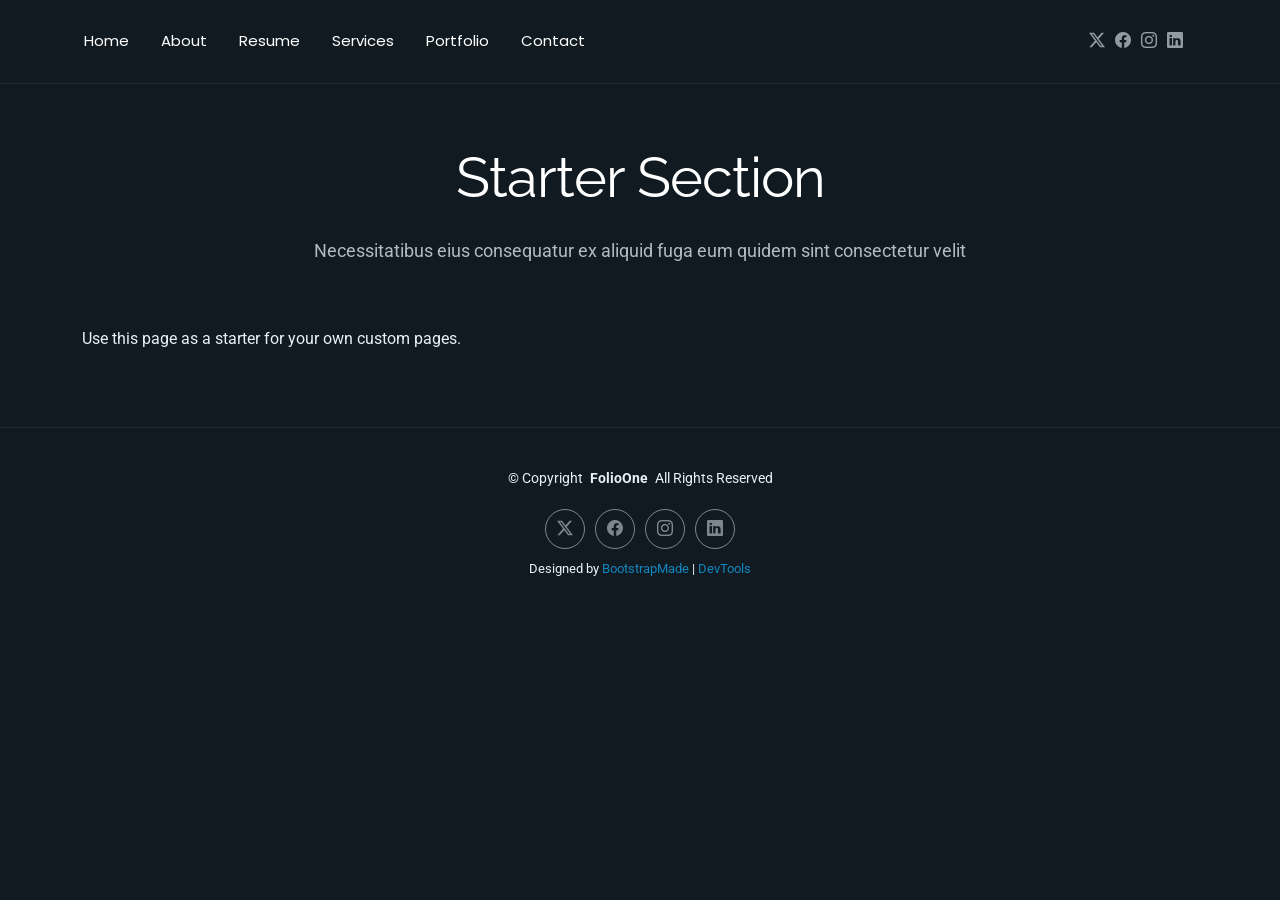
<file: starter-page.html>
<!DOCTYPE html>
<html lang="en">

<head>
  <meta charset="utf-8">
  <meta content="width=device-width, initial-scale=1.0" name="viewport">
  <title>Starter Page - FolioOne Bootstrap Template</title>
  <meta name="description" content="">
  <meta name="keywords" content="">

  <!-- Favicons -->
  <link href="assets/img/favicon.png" rel="icon">
  <link href="assets/img/apple-touch-icon.png" rel="apple-touch-icon">

  <!-- Fonts -->
  <link href="https://fonts.googleapis.com" rel="preconnect">
  <link href="https://fonts.gstatic.com" rel="preconnect" crossorigin>
  <link href="https://fonts.googleapis.com/css2?family=Roboto:ital,wght@0,100;0,300;0,400;0,500;0,700;0,900;1,100;1,300;1,400;1,500;1,700;1,900&family=Poppins:ital,wght@0,100;0,200;0,300;0,400;0,500;0,600;0,700;0,800;0,900;1,100;1,200;1,300;1,400;1,500;1,600;1,700;1,800;1,900&family=Raleway:ital,wght@0,100;0,200;0,300;0,400;0,500;0,600;0,700;0,800;0,900;1,100;1,200;1,300;1,400;1,500;1,600;1,700;1,800;1,900&display=swap" rel="stylesheet">

  <!-- Vendor CSS Files -->
  <link href="assets/vendor/bootstrap/css/bootstrap.min.css" rel="stylesheet">
  <link href="assets/vendor/bootstrap-icons/bootstrap-icons.css" rel="stylesheet">
  <link href="assets/vendor/aos/aos.css" rel="stylesheet">
  <link href="assets/vendor/swiper/swiper-bundle.min.css" rel="stylesheet">
  <link href="assets/vendor/glightbox/css/glightbox.min.css" rel="stylesheet">

  <!-- Main CSS File -->
  <link href="assets/css/main.css" rel="stylesheet">

  <!-- =======================================================
  * Template Name: FolioOne
  * Template URL: https://bootstrapmade.com/folioone-bootstrap-portfolio-website-template/
  * Updated: Aug 23 2025 with Bootstrap v5.3.7
  * Author: BootstrapMade.com
  * License: https://bootstrapmade.com/license/
  ======================================================== -->
</head>

<body class="starter-page-page">

  <header id="header" class="header d-flex align-items-center light-background sticky-top">
    <div class="container position-relative d-flex align-items-center justify-content-between">

      <!-- <a href="index.html" class="logo d-flex align-items-center me-auto me-xl-0">
      <img src="assets/img/logo.webp" alt="">
      <h1 class="sitename">FolioOne</h1> 
    </a> -->

      <nav id="navmenu" class="navmenu">
        <ul>
          <li><a href="index.html">Home</a></li>
          <li><a href="about.html">About</a></li>
          <li><a href="resume.html">Resume</a></li>
          <li><a href="services.html">Services</a></li>
          <li><a href="portfolio.html">Portfolio</a></li>
          <li><a href="contact.html">Contact</a></li>
        </ul>
        <i class="mobile-nav-toggle d-xl-none bi bi-list"></i>
      </nav>

      <div class="header-social-links">
        <a href="#" class="twitter"><i class="bi bi-twitter-x"></i></a>
        <a href="#" class="facebook"><i class="bi bi-facebook"></i></a>
        <a href="#" class="instagram"><i class="bi bi-instagram"></i></a>
        <a href="#" class="linkedin"><i class="bi bi-linkedin"></i></a>
      </div>

    </div>
  </header>

  <main class="main">

    <!-- Starter Section Section -->
    <section id="starter-section" class="starter-section section">

      <!-- Section Title -->
      <div class="container section-title" data-aos="fade-up">
        <h2>Starter Section</h2>
        <p>Necessitatibus eius consequatur ex aliquid fuga eum quidem sint consectetur velit</p>
      </div><!-- End Section Title -->

      <div class="container" data-aos="fade-up">
        <p>Use this page as a starter for your own custom pages.</p>
      </div>

    </section><!-- /Starter Section Section -->

  </main>

  <footer id="footer" class="footer">

    <div class="container">
      <div class="copyright text-center ">
        <p>© <span>Copyright</span> <strong class="px-1 sitename">FolioOne</strong> <span>All Rights Reserved<br></span></p>
      </div>
      <div class="social-links d-flex justify-content-center">
        <a href=""><i class="bi bi-twitter-x"></i></a>
        <a href=""><i class="bi bi-facebook"></i></a>
        <a href=""><i class="bi bi-instagram"></i></a>
        <a href=""><i class="bi bi-linkedin"></i></a>
      </div>
      <div class="credits">
        <!-- All the links in the footer should remain intact. -->
        <!-- You can delete the links only if you've purchased the pro version. -->
        <!-- Licensing information: https://bootstrapmade.com/license/ -->
        <!-- Purchase the pro version with working PHP/AJAX contact form: [buy-url] -->
        Designed by <a href="https://bootstrapmade.com/">BootstrapMade</a> | <a href="https://bootstrapmade.com/tools/">DevTools</a>
      </div>
    </div>

  </footer>

  <!-- Scroll Top -->
  <a href="#" id="scroll-top" class="scroll-top d-flex align-items-center justify-content-center"><i class="bi bi-arrow-up-short"></i></a>

  <!-- Preloader -->
  <div id="preloader"></div>

  <!-- Vendor JS Files -->
  <script src="assets/vendor/bootstrap/js/bootstrap.bundle.min.js"></script>
  <script src="assets/vendor/php-email-form/validate.js"></script>
  <script src="assets/vendor/aos/aos.js"></script>
  <script src="assets/vendor/typed.js/typed.umd.js"></script>
  <script src="assets/vendor/waypoints/noframework.waypoints.js"></script>
  <script src="assets/vendor/purecounter/purecounter_vanilla.js"></script>
  <script src="assets/vendor/swiper/swiper-bundle.min.js"></script>
  <script src="assets/vendor/imagesloaded/imagesloaded.pkgd.min.js"></script>
  <script src="assets/vendor/isotope-layout/isotope.pkgd.min.js"></script>
  <script src="assets/vendor/glightbox/js/glightbox.min.js"></script>

  <!-- Main JS File -->
  <script src="assets/js/main.js"></script>

</body>

</html>
</file>
<file: assets/css/main.css>
/**
* Template Name: FolioOne
* Template URL: https://bootstrapmade.com/folioone-bootstrap-portfolio-website-template/
* Updated: Aug 23 2025 with Bootstrap v5.3.7
* Author: BootstrapMade.com
* License: https://bootstrapmade.com/license/
*/

/*--------------------------------------------------------------
# Font & Color Variables
# Help: https://bootstrapmade.com/color-system/
--------------------------------------------------------------*/
/* Fonts */
:root {
  --default-font: "Roboto",  system-ui, -apple-system, "Segoe UI", Roboto, "Helvetica Neue", Arial, "Noto Sans", "Liberation Sans", sans-serif, "Apple Color Emoji", "Segoe UI Emoji", "Segoe UI Symbol", "Noto Color Emoji";
  --heading-font: "Raleway",  sans-serif;
  --nav-font: "Poppins",  sans-serif;
}

/* Global Colors - The following color variables are used throughout the website. Updating them here will change the color scheme of the entire website */
:root { 
  --background-color: #101a20; /* Background color for the entire website, including individual sections */
  --default-color: #e7f2f7; /* Default color used for the majority of the text content across the entire website */
  --heading-color: #ffffff; /* Color for headings, subheadings and title throughout the website */
  --accent-color: #1387c1; /* Accent color that represents your brand on the website. It's used for buttons, links, and other elements that need to stand out */
  --surface-color: #141f26; /* The surface color is used as a background of boxed elements within sections, such as cards, icon boxes, or other elements that require a visual separation from the global background. */
  --contrast-color: #ffffff; /* Contrast color for text, ensuring readability against backgrounds of accent, heading, or default colors. */
}

/* Nav Menu Colors - The following color variables are used specifically for the navigation menu. They are separate from the global colors to allow for more customization options */
:root {
  --nav-color: #ffffff;  /* The default color of the main navmenu links */
  --nav-hover-color: #1387c1; /* Applied to main navmenu links when they are hovered over or active */
  --nav-mobile-background-color: #213642; /* Used as the background color for mobile navigation menu */
  --nav-dropdown-background-color: #051117; /* Used as the background color for dropdown items that appear when hovering over primary navigation items */
  --nav-dropdown-color: #e7f2f7; /* Used for navigation links of the dropdown items in the navigation menu. */
  --nav-dropdown-hover-color: #1387c1; /* Similar to --nav-hover-color, this color is applied to dropdown navigation links when they are hovered over. */
}

/* Color Presets - These classes override global colors when applied to any section or element, providing reuse of the sam color scheme. */

.light-background {
  --background-color: #142027;
  --surface-color: #325264;
}

.dark-background {
  --background-color: #0b1419;
  --default-color: #ffffff;
  --heading-color: #ffffff;
  --surface-color: #252525;
  --contrast-color: #ffffff;
}

/* Smooth scroll */
:root {
  scroll-behavior: smooth;
}

/*--------------------------------------------------------------
# General Styling & Shared Classes
--------------------------------------------------------------*/
body {
  color: var(--default-color);
  background-color: var(--background-color);
  font-family: var(--default-font);
}

a {
  color: var(--accent-color);
  text-decoration: none;
  transition: 0.3s;
}

a:hover {
  color: color-mix(in srgb, var(--accent-color), transparent 25%);
  text-decoration: none;
}

h1,
h2,
h3,
h4,
h5,
h6 {
  color: var(--heading-color);
  font-family: var(--heading-font);
}

/* PHP Email Form Messages
------------------------------*/
.php-email-form .error-message {
  display: none;
  background: #df1529;
  color: #ffffff;
  text-align: left;
  padding: 15px;
  margin-bottom: 24px;
  font-weight: 600;
}

.php-email-form .sent-message {
  display: none;
  color: #ffffff;
  background: #059652;
  text-align: center;
  padding: 15px;
  margin-bottom: 24px;
  font-weight: 600;
}

.php-email-form .loading {
  display: none;
  background: var(--surface-color);
  text-align: center;
  padding: 15px;
  margin-bottom: 24px;
}

.php-email-form .loading:before {
  content: "";
  display: inline-block;
  border-radius: 50%;
  width: 24px;
  height: 24px;
  margin: 0 10px -6px 0;
  border: 3px solid var(--accent-color);
  border-top-color: var(--surface-color);
  animation: php-email-form-loading 1s linear infinite;
}

@keyframes php-email-form-loading {
  0% {
    transform: rotate(0deg);
  }

  100% {
    transform: rotate(360deg);
  }
}

/*--------------------------------------------------------------
# Global Header
--------------------------------------------------------------*/
.header {
  --background-color: rgba(255, 255, 255, 0);
  color: var(--default-color);
  background-color: var(--background-color);
  padding: 15px 0;
  transition: all 0.5s;
  z-index: 997;
  border-bottom: 1px solid color-mix(in srgb, var(--default-color), transparent 92%);
}

.header .logo {
  line-height: 1;
}

.header .logo img {
  max-height: 36px;
  margin-right: 8px;
}

.header .logo h1 {
  font-size: 32px;
  margin: 0;
  font-weight: 400;
  color: var(--heading-color);
}

.header .header-social-links {
  padding-right: 15px;
}

.header .header-social-links a {
  color: color-mix(in srgb, var(--default-color), transparent 40%);
  padding-left: 6px;
  display: inline-block;
  transition: 0.3s;
  font-size: 16px;
}

.header .header-social-links a:hover {
  color: var(--default-color);
}

.header .header-social-links a i {
  line-height: 0px;
}

@media (max-width: 1200px) {
  .header .logo {
    order: 1;
  }

  .header .header-social-links {
    order: 2;
  }

  .header .navmenu {
    order: 3;
  }
}

/* Global Header on Scroll
------------------------------*/
.scrolled .header {
  --background-color: rgba(16, 26, 32, 0.9);
}

/*--------------------------------------------------------------
# Navigation Menu
--------------------------------------------------------------*/
/* Desktop Navigation */
@media (min-width: 1200px) {
  .navmenu {
    padding: 0;
  }

  .navmenu ul {
    margin: 0;
    padding: 0;
    display: flex;
    list-style: none;
    align-items: center;
  }

  .navmenu li {
    position: relative;
  }

  .navmenu>ul>li {
    white-space: nowrap;
    padding: 15px 28px 15px 0;
  }

  .navmenu>ul>li:last-child {
    padding-right: 0;
  }

  .navmenu a,
  .navmenu a:focus {
    color: var(--nav-color);
    font-size: 15px;
    padding: 0 2px;
    font-family: var(--nav-font);
    font-weight: 400;
    display: flex;
    align-items: center;
    justify-content: space-between;
    white-space: nowrap;
    transition: 0.3s;
    position: relative;
  }

  .navmenu a i,
  .navmenu a:focus i {
    font-size: 12px;
    line-height: 0;
    margin-left: 5px;
    transition: 0.3s;
  }

  .navmenu>ul>li>a:before {
    content: "";
    position: absolute;
    height: 2px;
    bottom: -6px;
    left: 0;
    background-color: var(--nav-hover-color);
    visibility: hidden;
    width: 0px;
    transition: all 0.3s ease-in-out 0s;
  }

  .navmenu a:hover:before,
  .navmenu li:hover>a:before,
  .navmenu .active:before {
    visibility: visible;
    width: 25px;
  }

  .navmenu li:hover>a,
  .navmenu .active,
  .navmenu .active:focus {
    color: var(--nav-hover-color);
  }

  .navmenu .dropdown ul {
    margin: 0;
    padding: 10px 0;
    background: var(--nav-dropdown-background-color);
    display: block;
    position: absolute;
    visibility: hidden;
    left: -5px;
    top: 130%;
    opacity: 0;
    transition: 0.3s;
    border-radius: 4px;
    z-index: 99;
    box-shadow: 0px 0px 30px rgba(0, 0, 0, 0.1);
  }

  .navmenu .dropdown ul li {
    min-width: 200px;
  }

  .navmenu .dropdown ul a {
    padding: 10px 20px;
    font-size: 15px;
    text-transform: none;
    color: var(--nav-dropdown-color);
  }

  .navmenu .dropdown ul a i {
    font-size: 12px;
  }

  .navmenu .dropdown ul a:hover,
  .navmenu .dropdown ul .active:hover,
  .navmenu .dropdown ul li:hover>a {
    color: var(--nav-dropdown-hover-color);
  }

  .navmenu .dropdown:hover>ul {
    opacity: 1;
    top: 100%;
    visibility: visible;
  }

  .navmenu .dropdown .dropdown ul {
    top: 0;
    left: -90%;
    visibility: hidden;
  }

  .navmenu .dropdown .dropdown:hover>ul {
    opacity: 1;
    top: 0;
    left: -100%;
    visibility: visible;
  }
}

/* Mobile Navigation */
@media (max-width: 1199px) {
  .mobile-nav-toggle {
    color: var(--nav-color);
    font-size: 28px;
    line-height: 0;
    margin-right: 10px;
    cursor: pointer;
    transition: color 0.3s;
  }

  .navmenu {
    padding: 0;
    z-index: 9997;
  }

  .navmenu ul {
    display: none;
    list-style: none;
    position: absolute;
    inset: 60px 20px 20px 20px;
    padding: 10px 0;
    margin: 0;
    border-radius: 6px;
    background-color: var(--nav-mobile-background-color);
    border: 1px solid color-mix(in srgb, var(--default-color), transparent 90%);
    box-shadow: none;
    overflow-y: auto;
    transition: 0.3s;
    z-index: 9998;
  }

  .navmenu a,
  .navmenu a:focus {
    color: var(--nav-dropdown-color);
    padding: 10px 20px;
    font-family: var(--nav-font);
    font-size: 17px;
    font-weight: 500;
    display: flex;
    align-items: center;
    justify-content: space-between;
    white-space: nowrap;
    transition: 0.3s;
  }

  .navmenu a i,
  .navmenu a:focus i {
    font-size: 12px;
    line-height: 0;
    margin-left: 5px;
    width: 30px;
    height: 30px;
    display: flex;
    align-items: center;
    justify-content: center;
    border-radius: 50%;
    transition: 0.3s;
    background-color: color-mix(in srgb, var(--accent-color), transparent 90%);
  }

  .navmenu a i:hover,
  .navmenu a:focus i:hover {
    background-color: var(--accent-color);
    color: var(--contrast-color);
  }

  .navmenu a:hover,
  .navmenu .active,
  .navmenu .active:focus {
    color: var(--nav-dropdown-hover-color);
  }

  .navmenu .active i,
  .navmenu .active:focus i {
    background-color: var(--accent-color);
    color: var(--contrast-color);
    transform: rotate(180deg);
  }

  .navmenu .dropdown ul {
    position: static;
    display: none;
    z-index: 99;
    padding: 10px 0;
    margin: 10px 20px;
    background-color: var(--nav-dropdown-background-color);
    transition: all 0.5s ease-in-out;
  }

  .navmenu .dropdown ul ul {
    background-color: rgba(33, 37, 41, 0.1);
  }

  .navmenu .dropdown>.dropdown-active {
    display: block;
    background-color: rgba(33, 37, 41, 0.03);
  }

  .mobile-nav-active {
    overflow: hidden;
  }

  .mobile-nav-active .mobile-nav-toggle {
    color: #fff;
    position: absolute;
    font-size: 32px;
    top: 15px;
    right: 15px;
    margin-right: 0;
    z-index: 9999;
  }

  .mobile-nav-active .navmenu {
    position: fixed;
    overflow: hidden;
    inset: 0;
    background: rgba(33, 37, 41, 0.8);
    transition: 0.3s;
  }

  .mobile-nav-active .navmenu>ul {
    display: block;
  }
}

/*--------------------------------------------------------------
# Global Footer
--------------------------------------------------------------*/
.footer {
  color: var(--default-color);
  background-color: var(--background-color);
  font-size: 14px;
  padding: 40px 0;
  position: relative;
  border-top: 1px solid color-mix(in srgb, var(--default-color), transparent 92%);
}

.footer .copyright p {
  margin-bottom: 0;
}

.footer .social-links {
  margin-top: 20px;
}

.footer .social-links a {
  display: flex;
  align-items: center;
  justify-content: center;
  width: 40px;
  height: 40px;
  border-radius: 50%;
  border: 1px solid color-mix(in srgb, var(--default-color), transparent 50%);
  font-size: 16px;
  color: color-mix(in srgb, var(--default-color), transparent 50%);
  margin: 0 5px;
  transition: 0.3s;
}

.footer .social-links a:hover {
  color: var(--accent-color);
  border-color: var(--accent-color);
}

.footer .credits {
  margin-top: 10px;
  font-size: 13px;
  text-align: center;
}

/*--------------------------------------------------------------
# Preloader
--------------------------------------------------------------*/
#preloader {
  position: fixed;
  inset: 0;
  z-index: 9999;
  overflow: hidden;
  background-color: var(--background-color);
  transition: all 0.6s ease-out;
  width: 100%;
  height: 100vh;
}

#preloader:before,
#preloader:after {
  content: "";
  position: absolute;
  border: 4px solid var(--accent-color);
  border-radius: 50%;
  animation: animate-preloader 2s cubic-bezier(0, 0.2, 0.8, 1) infinite;
}

#preloader:after {
  animation-delay: -0.5s;
}

@keyframes animate-preloader {
  0% {
    width: 10px;
    height: 10px;
    top: calc(50% - 5px);
    left: calc(50% - 5px);
    opacity: 1;
  }

  100% {
    width: 72px;
    height: 72px;
    top: calc(50% - 36px);
    left: calc(50% - 36px);
    opacity: 0;
  }
}

/*--------------------------------------------------------------
# Scroll Top Button
--------------------------------------------------------------*/
.scroll-top {
  position: fixed;
  visibility: hidden;
  opacity: 0;
  right: 15px;
  bottom: -15px;
  z-index: 99999;
  background-color: var(--accent-color);
  width: 44px;
  height: 44px;
  border-radius: 50px;
  transition: all 0.4s;
}

.scroll-top i {
  font-size: 24px;
  color: var(--contrast-color);
  line-height: 0;
}

.scroll-top:hover {
  background-color: color-mix(in srgb, var(--accent-color), transparent 20%);
  color: var(--contrast-color);
}

.scroll-top.active {
  visibility: visible;
  opacity: 1;
  bottom: 15px;
}

/*--------------------------------------------------------------
# Disable aos animation delay on mobile devices
--------------------------------------------------------------*/
@media screen and (max-width: 768px) {
  [data-aos-delay] {
    transition-delay: 0 !important;
  }
}

/*--------------------------------------------------------------
# Global Page Titles & Breadcrumbs
--------------------------------------------------------------*/
.page-title {
  color: var(--default-color);
  background-color: var(--background-color);
  position: relative;
}

.page-title .heading {
  padding: 80px 0;
  border-top: 1px solid color-mix(in srgb, var(--default-color), transparent 90%);
}

.page-title .heading h1 {
  font-size: 38px;
  font-weight: 700;
}

.page-title nav {
  background-color: color-mix(in srgb, var(--default-color), transparent 96%);
  padding: 20px 0;
}

.page-title nav ol {
  display: flex;
  flex-wrap: wrap;
  list-style: none;
  padding: 0;
  margin: 0;
  font-size: 16px;
  font-weight: 400;
}

.page-title nav ol li+li {
  padding-left: 10px;
}

.page-title nav ol li+li::before {
  content: "/";
  display: inline-block;
  padding-right: 10px;
  color: color-mix(in srgb, var(--default-color), transparent 70%);
}

/*--------------------------------------------------------------
# Global Sections
--------------------------------------------------------------*/
section,
.section {
  color: var(--default-color);
  background-color: var(--background-color);
  padding: 60px 0;
  scroll-margin-top: 100px;
  overflow: clip;
}

@media (max-width: 1199px) {

  section,
  .section {
    scroll-margin-top: 66px;
  }
}

/*--------------------------------------------------------------
# Global Section Titles
--------------------------------------------------------------*/
.section-title {
  text-align: center;
  padding-bottom: 60px;
  position: relative;
}

.section-title h2 {
  font-size: 3.5rem;
  font-weight: 400;
  line-height: 1.2;
  color: var(--heading-color);
  margin-bottom: 1.5rem;
  letter-spacing: -1px;
}

@media (max-width: 768px) {
  .section-title h2 {
    font-size: 2.5rem;
  }
}

.section-title p {
  font-size: 1.125rem;
  line-height: 1.8;
  color: color-mix(in srgb, var(--default-color), transparent 25%);
  max-width: 900px;
  margin: 0 auto;
  text-wrap: balance;
}

/*--------------------------------------------------------------
# Hero Section
--------------------------------------------------------------*/
.hero {
  padding: 80px 0;
  min-height: 100vh;
  display: flex;
  align-items: center;
}

.hero .hero-content h1 {
  font-size: 3.5rem;
  font-weight: 700;
  margin-bottom: 1rem;
  line-height: 1.2;
}

.hero .hero-content h1 .highlight {
  color: var(--accent-color);
  position: relative;
}

.hero .hero-content h1 .highlight::after {
  content: "";
  position: absolute;
  bottom: 0;
  left: 0;
  width: 100%;
  height: 3px;
  background: linear-gradient(90deg, var(--accent-color), color-mix(in srgb, var(--accent-color), transparent 50%));
  border-radius: 2px;
}

@media (max-width: 768px) {
  .hero .hero-content h1 {
    font-size: 2.5rem;
  }
}

.hero .hero-content h2 {
  font-size: 1.5rem;
  font-weight: 400;
  margin-bottom: 2rem;
  color: color-mix(in srgb, var(--default-color), transparent 20%);
}

.hero .hero-content h2 .typed {
  color: var(--accent-color);
  font-weight: 600;
}

@media (max-width: 768px) {
  .hero .hero-content h2 {
    font-size: 1.25rem;
  }
}

.hero .hero-content p {
  font-size: 1.1rem;
  line-height: 1.6;
  margin-bottom: 2.5rem;
  color: color-mix(in srgb, var(--default-color), transparent 30%);
}

.hero .hero-actions {
  display: flex;
  gap: 1rem;
  margin-bottom: 3rem;
}

.hero .hero-actions .btn {
  padding: 12px 30px;
  border-radius: 50px;
  font-weight: 600;
  text-decoration: none;
  transition: all 0.3s ease;
  border: 2px solid;
}

.hero .hero-actions .btn.btn-primary {
  background: var(--accent-color);
  color: var(--contrast-color);
  border-color: var(--accent-color);
}

.hero .hero-actions .btn.btn-primary:hover {
  background: color-mix(in srgb, var(--accent-color), black 15%);
  border-color: color-mix(in srgb, var(--accent-color), black 15%);
  transform: translateY(-2px);
}

.hero .hero-actions .btn.btn-outline {
  background: transparent;
  color: var(--accent-color);
  border-color: var(--accent-color);
}

.hero .hero-actions .btn.btn-outline:hover {
  transform: translateY(-2px);
}

@media (max-width: 576px) {
  .hero .hero-actions {
    flex-direction: column;
  }

  .hero .hero-actions .btn {
    text-align: center;
  }
}

.hero .social-links {
  display: flex;
  gap: 1rem;
}

.hero .social-links a {
  width: 45px;
  height: 45px;
  background: var(--surface-color);
  border-radius: 50%;
  display: flex;
  align-items: center;
  justify-content: center;
  color: var(--default-color);
  font-size: 1.2rem;
  transition: all 0.3s ease;
}

.hero .social-links a:hover {
  background: var(--accent-color);
  color: var(--contrast-color);
  transform: translateY(-3px);
  box-shadow: 0 8px 25px color-mix(in srgb, var(--accent-color), transparent 70%);
}

.hero .hero-image {
  position: relative;
}

.hero .hero-image .image-wrapper {
  position: relative;
  max-width: 450px;
  margin: 0 auto;
}

.hero .hero-image .image-wrapper img {
  border-radius: 20px;
  box-shadow: 0 5px 15px color-mix(in srgb, var(--default-color), transparent 95%);
  transition: transform 0.3s ease;
}

.hero .hero-image .image-wrapper img:hover {
  transform: scale(1.02);
}

.hero .hero-image .floating-elements {
  position: absolute;
  top: 0;
  left: 0;
  right: 0;
  bottom: 0;
  pointer-events: none;
}

.hero .hero-image .floating-elements .floating-card {
  position: absolute;
  background: var(--surface-color);
  padding: 15px 20px;
  border-radius: 15px;
  box-shadow: 0 10px 30px color-mix(in srgb, var(--default-color), transparent 90%);
  display: flex;
  align-items: center;
  gap: 10px;
  font-weight: 600;
  animation: float 3s ease-in-out infinite;
}

.hero .hero-image .floating-elements .floating-card i {
  font-size: 1.5rem;
  color: var(--accent-color);
}

.hero .hero-image .floating-elements .floating-card.design {
  top: 10%;
  right: -10%;
  animation-delay: 0s;
}

.hero .hero-image .floating-elements .floating-card.code {
  bottom: 30%;
  left: -15%;
  animation-delay: 1s;
}

.hero .hero-image .floating-elements .floating-card.creativity {
  top: 60%;
  right: -5%;
  animation-delay: 2s;
}

@media (max-width: 992px) {
  .hero .hero-image .floating-elements .floating-card {
    display: none;
  }
}

@keyframes float {

  0%,
  100% {
    transform: translateY(0px);
  }

  50% {
    transform: translateY(-10px);
  }
}

@media (max-width: 992px) {
  .hero .hero-content {
    text-align: center;
    margin-bottom: 3rem;
  }
}

/*--------------------------------------------------------------
# About Section
--------------------------------------------------------------*/
.about .intro-content .eyebrow {
  display: inline-block;
  letter-spacing: 0.12em;
  text-transform: uppercase;
  font-size: 12px;
  color: color-mix(in srgb, var(--default-color), transparent 40%);
  margin-bottom: 16px;
}

.about .intro-content .headline {
  font-family: var(--heading-font);
  font-weight: 300;
  line-height: 1.2;
  font-size: clamp(28px, 4vw, 44px);
  margin: 0 0 24px 0;
}

.about .intro-content .lead {
  font-size: 18px;
  line-height: 1.8;
  color: color-mix(in srgb, var(--default-color), transparent 10%);
  margin-bottom: 24px;
}

.about .intro-content p {
  line-height: 1.8;
  margin-bottom: 24px;
  color: color-mix(in srgb, var(--default-color), transparent 5%);
}

.about .intro-content .cta-group {
  display: flex;
  gap: 24px;
  align-items: center;
  margin-top: 24px;
}

.about .intro-content .cta-group .btn-ghost {
  display: inline-flex;
  align-items: center;
  gap: 8px;
  padding: 12px 18px;
  border-radius: 6px;
  color: var(--accent-color);
  background: color-mix(in srgb, var(--accent-color), transparent 92%);
  border: 1px solid color-mix(in srgb, var(--accent-color), transparent 70%);
  transition: 0.3s ease-in-out;
}

.about .intro-content .cta-group .btn-ghost:hover,
.about .intro-content .cta-group .btn-ghost:focus {
  color: var(--contrast-color);
  background: var(--accent-color);
  border-color: var(--accent-color);
  outline: none;
  box-shadow: 0 0 0 3px color-mix(in srgb, var(--accent-color), transparent 70%);
}

.about .intro-content .cta-group .link-underline {
  display: inline-flex;
  align-items: center;
  gap: 8px;
  position: relative;
  color: var(--accent-color);
  padding-bottom: 4px;
  transition: 0.3s ease-in-out;
}

.about .intro-content .cta-group .link-underline::after {
  content: "";
  position: absolute;
  left: 0;
  right: 0;
  bottom: 0;
  height: 1px;
  background: color-mix(in srgb, var(--accent-color), transparent 40%);
  transform: scaleX(0.4);
  transform-origin: left;
  transition: 0.3s ease-in-out;
}

.about .intro-content .cta-group .link-underline:hover,
.about .intro-content .cta-group .link-underline:focus {
  color: color-mix(in srgb, var(--accent-color), transparent 10%);
  outline: none;
}

.about .intro-content .cta-group .link-underline:hover::after,
.about .intro-content .cta-group .link-underline:focus::after {
  transform: scaleX(1);
}

.about .profile-figure {
  margin: 0;
}

.about .profile-figure .profile-photo {
  width: 88%;
  max-width: 440px;
  border-radius: 18px;
  box-shadow: 0 10px 30px color-mix(in srgb, var(--default-color), transparent 92%);
  transform: translateY(0);
  transition: transform 0.3s ease-in-out;
}

.about .profile-figure .profile-caption {
  margin-top: 24px;
  display: flex;
  align-items: center;
  justify-content: center;
}

.about .profile-figure .profile-caption .meta {
  font-size: 14px;
  color: color-mix(in srgb, var(--default-color), transparent 20%);
}

.about .profile-figure .profile-caption .meta .funfact {
  font-size: 13px;
  margin-top: 4px;
  color: color-mix(in srgb, var(--default-color), transparent 35%);
}

.about .profile-figure:hover .profile-photo {
  transform: translateY(-4px);
}

.about .skill-item {
  padding: 24px;
  border-radius: 6px;
  transition: 0.3s ease-in-out;
  background: color-mix(in srgb, var(--surface-color), var(--accent-color) 2%);
  border: 1px solid color-mix(in srgb, var(--default-color), transparent 88%);
  height: 100%;
}

.about .skill-item i {
  font-size: 24px;
  color: var(--accent-color);
  margin-bottom: 16px;
  display: inline-block;
}

.about .skill-item h3 {
  font-size: 16px;
  margin-bottom: 6px;
  font-weight: 500;
}

.about .skill-item p {
  margin: 0;
  font-size: 14px;
  color: color-mix(in srgb, var(--default-color), transparent 25%);
}

.about .skill-item:hover {
  transform: translateY(-3px);
  border-color: color-mix(in srgb, var(--accent-color), transparent 60%);
  box-shadow: 0 10px 30px color-mix(in srgb, var(--default-color), transparent 92%);
}

.about .timeline-item {
  position: relative;
  padding-left: 26px;
}

.about .timeline-item time {
  display: inline-block;
  font-size: 12px;
  letter-spacing: 0.08em;
  text-transform: uppercase;
  color: color-mix(in srgb, var(--default-color), transparent 45%);
  margin-bottom: 6px;
}

.about .timeline-item h4 {
  font-size: 18px;
  font-weight: 400;
  margin: 0 0 6px;
}

.about .timeline-item p {
  font-size: 14px;
  color: color-mix(in srgb, var(--default-color), transparent 25%);
  margin: 0;
}

.about .timeline-item .dot {
  position: absolute;
  left: 0;
  top: 4px;
  width: 10px;
  height: 10px;
  border-radius: 50%;
  background: var(--accent-color);
  box-shadow: 0 0 0 6px color-mix(in srgb, var(--accent-color), transparent 80%);
}

.about .personal-quote {
  padding: 24px 0;
}

.about .personal-quote p {
  font-family: var(--heading-font);
  font-weight: 300;
  font-size: clamp(20px, 3vw, 28px);
  line-height: 1.5;
  color: color-mix(in srgb, var(--default-color), transparent 5%);
  margin: 0 auto;
  max-width: 800px;
}

.about .fact-pill {
  display: flex;
  align-items: center;
  justify-content: center;
  gap: 10px;
  padding: 10px 14px;
  border-radius: 999px;
  border: 1px solid color-mix(in srgb, var(--default-color), transparent 85%);
  background: var(--surface-color);
  color: color-mix(in srgb, var(--default-color), transparent 10%);
  transition: 0.3s ease-in-out;
}

.about .fact-pill i {
  color: var(--accent-color);
}

.about .fact-pill span {
  font-size: 14px;
}

.about .fact-pill:hover {
  transform: translateY(-2px);
  border-color: color-mix(in srgb, var(--accent-color), transparent 60%);
  box-shadow: 0 10px 30px color-mix(in srgb, var(--default-color), transparent 92%);
}

.about .fact-pill:focus-within {
  box-shadow: 0 0 0 3px color-mix(in srgb, var(--accent-color), transparent 70%);
}

@media (max-width: 992px) {
  .about .profile-figure {
    text-align: center !important;
  }

  .about .profile-figure .profile-photo {
    width: 72%;
  }

  .about .intro-content .cta-group {
    flex-wrap: wrap;
  }
}

@media (max-width: 576px) {
  .about .profile-figure .profile-photo {
    width: 100%;
  }
}

/*--------------------------------------------------------------
# Skills Section
--------------------------------------------------------------*/
.skills .skill-box {
  background-color: var(--surface-color);
  padding: 2rem;
  border-radius: 8px;
  box-shadow: 0 0 20px rgba(0, 0, 0, 0.05);
}

.skills .skill-box h3 {
  font-size: 1.2rem;
  margin-bottom: 1rem;
  font-weight: 600;
}

.skills .skill-box p {
  font-size: 0.9rem;
  margin-bottom: 0.8rem;
  opacity: 0.6;
}

.skills .skill-box .progress {
  background-color: color-mix(in srgb, var(--accent-color), transparent 85%);
  border-radius: 50px;
  height: 8px;
  margin-top: 5px;
  overflow: hidden;
}

.skills .skill-box .progress .progress-bar {
  background-color: var(--accent-color);
  height: 100%;
  position: relative;
  border-radius: 50px;
  transition: 0.9s;
  width: 1px;
}

/*--------------------------------------------------------------
# Stats Section
--------------------------------------------------------------*/
.stats .avatars {
  position: relative;
}

.stats .avatars img {
  width: 60px;
  height: 60px;
  border: 3px solid var(--accent-color);
  margin-right: -15px;
  transition: transform 0.3s ease;
}

.stats .avatars img:hover {
  transform: translateY(-5px);
  z-index: 2;
}

.stats .counters h2 {
  color: var(--heading-color);
  font-size: 48px;
  font-weight: 700;
  margin-bottom: 10px;
}

.stats .counters h2 span {
  display: inline-block;
}

.stats .counters p {
  color: var(--default-color);
  font-size: 18px;
  margin: 0;
  opacity: 0.9;
}

@media (max-width: 991px) {
  .stats .row {
    text-align: center;
  }

  .stats .avatars {
    justify-content: center;
    margin-bottom: 40px;
  }

  .stats .counters h2 {
    font-size: 36px;
  }

  .stats .counters p {
    font-size: 16px;
  }

  .stats .counters .col-md-4 {
    margin-bottom: 30px;
  }

  .stats .counters .col-md-4:last-child {
    margin-bottom: 0;
  }
}

@media (max-width: 576px) {
  .stats {
    padding: 60px 0;
  }

  .stats .avatars {
    flex-wrap: wrap;
    justify-content: center;
  }

  .stats .avatars img {
    margin: 0 -8px;
  }
}

/*--------------------------------------------------------------
# Testimonials Section
--------------------------------------------------------------*/
.testimonials .testimonials-carousel,
.testimonials .testimonials-slider {
  overflow: hidden;
}

.testimonials .testimonial-item .testimonial-content {
  border-left: 3px solid var(--accent-color);
  padding-left: 30px;
}

.testimonials .testimonial-item .testimonial-img {
  border-radius: 50%;
  border: 4px solid var(--background-color);
  margin: 0 auto;
}

.testimonials .testimonial-item h3 {
  font-size: 20px;
  font-weight: bold;
  margin: 10px 0 5px 0;
}

.testimonials .testimonial-item h4 {
  font-size: 14px;
  color: color-mix(in srgb, var(--default-color), transparent 40%);
  margin: 0 0 10px 0;
}

.testimonials .testimonial-item .stars i {
  color: #ffc107;
  margin: 0 1px;
}

.testimonials .testimonial-item .quote-icon-left,
.testimonials .testimonial-item .quote-icon-right {
  color: color-mix(in srgb, var(--accent-color), transparent 50%);
  font-size: 26px;
  line-height: 0;
}

.testimonials .testimonial-item .quote-icon-left {
  display: inline-block;
  left: -5px;
  position: relative;
}

.testimonials .testimonial-item .quote-icon-right {
  display: inline-block;
  right: -5px;
  position: relative;
  top: 10px;
  transform: scale(-1, -1);
}

.testimonials .testimonial-item p {
  font-style: italic;
}

.testimonials .swiper-wrapper {
  height: auto;
}

.testimonials .swiper-pagination {
  margin-top: 30px;
  position: relative;
}

.testimonials .swiper-pagination .swiper-pagination-bullet {
  width: 12px;
  height: 12px;
  background-color: color-mix(in srgb, var(--default-color), transparent 85%);
  opacity: 1;
}

.testimonials .swiper-pagination .swiper-pagination-bullet-active {
  background-color: var(--accent-color);
}

/*--------------------------------------------------------------
# Resume Section
--------------------------------------------------------------*/
.resume .resume-item {
  margin-bottom: 3rem;
}

.resume .resume-item .resume-title {
  font-size: 1.75rem;
  font-weight: 700;
  margin-bottom: 1.5rem;
  padding-bottom: 1.5rem;
  position: relative;
  color: var(--heading-color);
}

.resume .resume-item .resume-title::after {
  content: "";
  position: absolute;
  display: block;
  width: 50px;
  height: 3px;
  background: var(--accent-color);
  bottom: 0;
  left: 0;
}

.resume .resume-item .resume-content {
  padding-left: 1.25rem;
  border-left: 2px solid color-mix(in srgb, var(--accent-color), transparent 85%);
}

.resume .resume-item article {
  position: relative;
  margin-bottom: 2.5rem;
}

.resume .resume-item article::before {
  content: "";
  position: absolute;
  width: 16px;
  height: 16px;
  border-radius: 50%;
  left: -1.8rem;
  top: 0.25rem;
  background: var(--background-color);
  border: 2px solid var(--accent-color);
}

.resume .resume-item article h4 {
  font-size: 1.25rem;
  font-weight: 600;
  margin-bottom: 0.5rem;
  color: var(--heading-color);
}

.resume .resume-item article h5 {
  font-size: 1rem;
  background: color-mix(in srgb, var(--accent-color), transparent 92%);
  padding: 0.375rem 0.75rem;
  display: inline-block;
  font-weight: 600;
  margin: 0.5rem 0;
  color: var(--accent-color);
  border-radius: 4px;
}

.resume .resume-item article .institution,
.resume .resume-item article .company {
  font-size: 1rem;
  margin-bottom: 1rem;
  color: color-mix(in srgb, var(--default-color), transparent 25%);
}

.resume .resume-item article p {
  margin-bottom: 1rem;
}

.resume .resume-item article ul {
  padding-left: 1.25rem;
  margin-bottom: 0;
}

.resume .resume-item article ul li {
  padding-bottom: 0.75rem;
  position: relative;
}

.resume .resume-item article ul li:last-child {
  padding-bottom: 0;
}

.resume .skill-item {
  margin-bottom: 2rem;
}

.resume .skill-item h4 {
  font-size: 1rem;
  font-weight: 600;
  margin-bottom: 0.75rem;
  color: var(--heading-color);
}

.resume .skill-item .progress {
  height: 0.75rem;
  background-color: color-mix(in srgb, var(--accent-color), transparent 92%);
  border-radius: 1rem;
  overflow: visible;
}

.resume .skill-item .progress .progress-bar {
  background-color: var(--accent-color);
  position: relative;
  border-radius: 1rem;
  width: 0;
  transition: width 1s ease;
}

.resume .skill-item .progress .progress-bar::after {
  content: attr(aria-valuenow) "%";
  position: absolute;
  right: 0;
  top: -1.75rem;
  font-size: 0.875rem;
  font-weight: 600;
  color: var(--accent-color);
}

@media (max-width: 991.98px) {
  .resume .resume-item {
    margin-bottom: 2rem;
  }
}

@media (max-width: 767.98px) {
  .resume .resume-content {
    padding-left: 1rem !important;
  }

  .resume article::before {
    left: -2rem !important;
  }
}

/*--------------------------------------------------------------
# Services Section
--------------------------------------------------------------*/
.services .service-item {
  display: flex;
  background-color: var(--surface-color);
  border-radius: 12px;
  padding: 2rem;
  height: 100%;
  position: relative;
  overflow: hidden;
  box-shadow: 0 5px 20px rgba(0, 0, 0, 0.03);
  transition: all 0.4s ease;
}

.services .service-item::before {
  content: "";
  position: absolute;
  left: 0;
  top: 0;
  height: 100%;
  width: 4px;
  background-color: var(--accent-color);
  transform: scaleY(0);
  transform-origin: bottom;
  transition: transform 0.4s cubic-bezier(0.65, 0, 0.35, 1);
}

.services .service-item:hover {
  box-shadow: 0 10px 30px rgba(0, 0, 0, 0.08);
  transform: translateY(-5px);
}

.services .service-item:hover::before {
  transform: scaleY(1);
}

.services .service-item:hover .service-icon {
  background-color: var(--accent-color);
  color: var(--contrast-color);
  transform: rotateY(180deg);
}

.services .service-item:hover .service-icon i {
  transform: rotateY(180deg);
}

.services .service-item:hover .service-link i {
  transform: translateX(5px);
}

.services .service-icon {
  flex-shrink: 0;
  width: 70px;
  height: 70px;
  border-radius: 12px;
  background-color: color-mix(in srgb, var(--accent-color), transparent 90%);
  color: var(--accent-color);
  display: flex;
  align-items: center;
  justify-content: center;
  margin-right: 1.5rem;
  transition: all 0.5s ease;
}

.services .service-icon i {
  font-size: 2rem;
  transition: transform 0.5s ease;
}

.services .service-content {
  flex-grow: 1;
}

.services .service-content h3 {
  font-size: 1.4rem;
  margin-bottom: 1rem;
  font-weight: 700;
  color: var(--heading-color);
}

.services .service-content p {
  margin-bottom: 1.25rem;
  color: color-mix(in srgb, var(--default-color), transparent 20%);
}

.services .service-link {
  display: inline-flex;
  align-items: center;
  color: var(--accent-color);
  font-weight: 600;
  text-decoration: none;
  transition: color 0.3s ease;
}

.services .service-link span {
  margin-right: 0.5rem;
}

.services .service-link i {
  transition: transform 0.3s ease;
}

.services .service-link:hover {
  color: color-mix(in srgb, var(--accent-color), transparent 25%);
}

@media (max-width: 767.98px) {
  .services .service-item {
    padding: 1.5rem;
    margin-bottom: 1rem;
  }

  .services .service-icon {
    width: 60px;
    height: 60px;
    margin-right: 1rem;
  }

  .services .service-icon i {
    font-size: 1.5rem;
  }

  .services .service-content h3 {
    font-size: 1.2rem;
    margin-bottom: 0.75rem;
  }

  .services .service-content p {
    margin-bottom: 1rem;
    font-size: 0.95rem;
  }
}

@media (max-width: 575.98px) {
  .services .service-item {
    flex-direction: column;
    text-align: center;
  }

  .services .service-item::before {
    width: 100%;
    height: 4px;
    transform: scaleX(0);
    transform-origin: left;
  }

  .services .service-item:hover::before {
    transform: scaleX(1);
  }

  .services .service-icon {
    margin-right: 0;
    margin-bottom: 1.25rem;
  }

  .services .service-link {
    justify-content: center;
  }
}

/*--------------------------------------------------------------
# Service Details Section
--------------------------------------------------------------*/
.service-details .service-hero {
  margin-bottom: 4rem;
}

.service-details .service-hero .service-meta {
  display: flex;
  align-items: center;
  gap: 1rem;
  margin-bottom: 1.5rem;
}

.service-details .service-hero .service-meta .service-category {
  background: color-mix(in srgb, var(--accent-color), transparent 85%);
  color: var(--accent-color);
  padding: 0.5rem 1rem;
  border-radius: 20px;
  font-size: 0.85rem;
  font-weight: 500;
  letter-spacing: 0.5px;
}

.service-details .service-hero .service-meta .reading-time {
  color: color-mix(in srgb, var(--default-color), transparent 50%);
  font-size: 0.9rem;
  font-weight: 300;
}

.service-details .service-hero h1 {
  font-size: 3.5rem;
  font-weight: 300;
  line-height: 1.2;
  margin-bottom: 1.5rem;
  color: var(--heading-color);
  letter-spacing: -0.02em;
}

.service-details .service-hero .service-description {
  font-size: 1.25rem;
  line-height: 1.7;
  color: color-mix(in srgb, var(--default-color), transparent 25%);
  font-weight: 300;
  margin: 0;
}

.service-details .service-visual {
  margin-bottom: 4rem;
  overflow: hidden;
  border-radius: 4px;
}

.service-details .service-visual img {
  width: 100%;
  height: 400px;
  object-fit: cover;
  transition: transform 0.5s ease;
}

.service-details .service-visual img:hover {
  transform: scale(1.02);
}

.service-details .service-narrative {
  margin-bottom: 5rem;
}

.service-details .service-narrative h3 {
  font-size: 2rem;
  font-weight: 300;
  margin-bottom: 2rem;
  color: var(--heading-color);
  letter-spacing: -0.01em;
}

.service-details .service-narrative p {
  font-size: 1.1rem;
  line-height: 1.8;
  margin-bottom: 2rem;
  color: var(--default-color);
  font-weight: 300;
}

.service-details .benefits-grid {
  display: grid;
  grid-template-columns: repeat(auto-fit, minmax(280px, 1fr));
  gap: 2.5rem;
  margin-top: 3rem;
}

.service-details .benefits-grid .benefit-card {
  text-align: center;
  padding: 0;
}

.service-details .benefits-grid .benefit-card .benefit-icon {
  width: 60px;
  height: 60px;
  background: color-mix(in srgb, var(--accent-color), transparent 90%);
  border-radius: 50%;
  display: flex;
  align-items: center;
  justify-content: center;
  margin: 0 auto 1.5rem;
  transition: all 0.3s ease;
}

.service-details .benefits-grid .benefit-card .benefit-icon i {
  font-size: 1.5rem;
  color: var(--accent-color);
}

.service-details .benefits-grid .benefit-card:hover .benefit-icon {
  background: var(--accent-color);
  transform: translateY(-2px);
}

.service-details .benefits-grid .benefit-card:hover .benefit-icon i {
  color: var(--contrast-color);
}

.service-details .benefits-grid .benefit-card h4 {
  font-size: 1.2rem;
  font-weight: 400;
  margin-bottom: 1rem;
  color: var(--heading-color);
}

.service-details .benefits-grid .benefit-card p {
  font-size: 1rem;
  line-height: 1.6;
  color: color-mix(in srgb, var(--default-color), transparent 30%);
  margin: 0;
}

.service-details .timeline-section {
  margin-bottom: 4rem;
}

.service-details .timeline-section h3 {
  font-size: 2rem;
  font-weight: 300;
  margin-bottom: 3rem;
  color: var(--heading-color);
  letter-spacing: -0.01em;
}

.service-details .timeline-section .timeline {
  position: relative;
}

.service-details .timeline-section .timeline::before {
  content: "";
  position: absolute;
  left: 30px;
  top: 0;
  bottom: 0;
  width: 1px;
  background: color-mix(in srgb, var(--default-color), transparent 85%);
}

.service-details .timeline-section .timeline .timeline-item {
  position: relative;
  padding-left: 80px;
  margin-bottom: 3rem;
}

.service-details .timeline-section .timeline .timeline-item:last-child {
  margin-bottom: 0;
}

.service-details .timeline-section .timeline .timeline-item .timeline-marker {
  position: absolute;
  left: 0;
  top: 0;
  width: 60px;
  height: 60px;
  background: var(--surface-color);
  border: 2px solid color-mix(in srgb, var(--accent-color), transparent 70%);
  border-radius: 50%;
  display: flex;
  align-items: center;
  justify-content: center;
  z-index: 1;
}

.service-details .timeline-section .timeline .timeline-item .timeline-marker span {
  font-size: 1.2rem;
  font-weight: 500;
  color: var(--accent-color);
}

.service-details .timeline-section .timeline .timeline-item .timeline-content h4 {
  font-size: 1.3rem;
  font-weight: 400;
  margin-bottom: 0.75rem;
  color: var(--heading-color);
}

.service-details .timeline-section .timeline .timeline-item .timeline-content p {
  font-size: 1rem;
  line-height: 1.6;
  margin-bottom: 0.5rem;
  color: var(--default-color);
}

.service-details .timeline-section .timeline .timeline-item .timeline-content small {
  color: color-mix(in srgb, var(--default-color), transparent 40%);
  font-size: 0.9rem;
  font-weight: 500;
}

.service-details .service-sidebar {
  padding-left: 2rem;
}

@media (max-width: 992px) {
  .service-details .service-sidebar {
    padding-left: 0;
    margin-top: 4rem;
  }
}

.service-details .overview-card,
.service-details .success-story,
.service-details .consultation-form {
  background: var(--surface-color);
  border-radius: 8px;
  padding: 2.5rem;
  margin-bottom: 2.5rem;
  border: 1px solid color-mix(in srgb, var(--default-color), transparent 93%);
  transition: all 0.3s ease;
}

.service-details .overview-card:hover,
.service-details .success-story:hover,
.service-details .consultation-form:hover {
  border-color: color-mix(in srgb, var(--accent-color), transparent 80%);
}

.service-details .overview-card .overview-header h4 {
  font-size: 1.4rem;
  font-weight: 400;
  margin-bottom: 2rem;
  color: var(--heading-color);
}

.service-details .overview-card .overview-stats {
  display: grid;
  grid-template-columns: repeat(3, 1fr);
  gap: 1.5rem;
  margin-bottom: 2rem;
}

.service-details .overview-card .overview-stats .stat-item {
  text-align: center;
}

.service-details .overview-card .overview-stats .stat-item .stat-number {
  font-size: 2rem;
  font-weight: 300;
  color: var(--accent-color);
  line-height: 1;
  margin-bottom: 0.5rem;
}

.service-details .overview-card .overview-stats .stat-item .stat-label {
  font-size: 0.85rem;
  color: color-mix(in srgb, var(--default-color), transparent 40%);
  font-weight: 500;
  text-transform: uppercase;
  letter-spacing: 0.5px;
}

.service-details .overview-card .overview-details {
  border-top: 1px solid color-mix(in srgb, var(--default-color), transparent 90%);
  padding-top: 1.5rem;
}

.service-details .overview-card .overview-details .detail-row {
  display: flex;
  justify-content: space-between;
  align-items: center;
  margin-bottom: 1rem;
}

.service-details .overview-card .overview-details .detail-row:last-child {
  margin-bottom: 0;
}

.service-details .overview-card .overview-details .detail-row .detail-label {
  font-size: 0.95rem;
  color: color-mix(in srgb, var(--default-color), transparent 30%);
  font-weight: 400;
}

.service-details .overview-card .overview-details .detail-row .detail-value {
  font-size: 0.95rem;
  color: var(--heading-color);
  font-weight: 500;
}

.service-details .success-story .story-quote p {
  font-size: 1.1rem;
  line-height: 1.7;
  color: color-mix(in srgb, var(--default-color), transparent 20%);
  font-style: italic;
  margin-bottom: 2rem;
}

.service-details .success-story .story-author {
  display: flex;
  align-items: center;
  gap: 1rem;
  margin-bottom: 1.5rem;
}

.service-details .success-story .story-author .author-avatar {
  width: 50px;
  height: 50px;
  border-radius: 50%;
  object-fit: cover;
}

.service-details .success-story .story-author .author-details h5 {
  font-size: 1rem;
  font-weight: 500;
  margin-bottom: 0.25rem;
  color: var(--heading-color);
}

.service-details .success-story .story-author .author-details span {
  display: block;
  font-size: 0.9rem;
  color: color-mix(in srgb, var(--default-color), transparent 40%);
  margin-bottom: 0.25rem;
}

.service-details .success-story .story-author .author-details small {
  font-size: 0.8rem;
  color: color-mix(in srgb, var(--default-color), transparent 50%);
}

.service-details .success-story .story-metrics {
  display: grid;
  grid-template-columns: repeat(2, 1fr);
  gap: 1rem;
  padding-top: 1.5rem;
  border-top: 1px solid color-mix(in srgb, var(--default-color), transparent 90%);
}

.service-details .success-story .story-metrics .metric {
  text-align: center;
}

.service-details .success-story .story-metrics .metric .metric-value {
  font-size: 1.5rem;
  font-weight: 500;
  color: var(--accent-color);
  display: block;
  margin-bottom: 0.25rem;
}

.service-details .success-story .story-metrics .metric .metric-label {
  font-size: 0.8rem;
  color: color-mix(in srgb, var(--default-color), transparent 40%);
  text-transform: uppercase;
  letter-spacing: 0.5px;
}

.service-details .consultation-form .form-header {
  margin-bottom: 2rem;
}

.service-details .consultation-form .form-header h4 {
  font-size: 1.4rem;
  font-weight: 400;
  margin-bottom: 0.75rem;
  color: var(--heading-color);
}

.service-details .consultation-form .form-header p {
  font-size: 0.95rem;
  line-height: 1.6;
  color: color-mix(in srgb, var(--default-color), transparent 30%);
  margin: 0;
}

.service-details .consultation-form .form-group {
  margin-bottom: 1.5rem;
}

.service-details .consultation-form .form-input {
  width: 100%;
  padding: 1rem;
  border: 1px solid color-mix(in srgb, var(--default-color), transparent 85%);
  border-radius: 4px;
  font-size: 0.95rem;
  transition: all 0.3s ease;
  background: transparent;
}

.service-details .consultation-form .form-input:focus {
  outline: none;
  border-color: var(--accent-color);
  box-shadow: 0 0 0 3px color-mix(in srgb, var(--accent-color), transparent 90%);
}

.service-details .consultation-form input[type=text],
.service-details .consultation-form input[type=email],
.service-details .consultation-form input[type=tel],
.service-details .consultation-form select,
.service-details .consultation-form textarea {
  color: var(--default-color);
  background-color: var(--surface-color);
  font-size: 14px;
  border-color: color-mix(in srgb, var(--default-color), transparent 80%);
}

.service-details .consultation-form input[type=text]:focus,
.service-details .consultation-form input[type=email]:focus,
.service-details .consultation-form input[type=tel]:focus,
.service-details .consultation-form select:focus,
.service-details .consultation-form textarea:focus {
  border-color: var(--accent-color);
}

.service-details .consultation-form input[type=text]::placeholder,
.service-details .consultation-form input[type=email]::placeholder,
.service-details .consultation-form input[type=tel]::placeholder,
.service-details .consultation-form select::placeholder,
.service-details .consultation-form textarea::placeholder {
  color: color-mix(in srgb, var(--default-color), transparent 70%);
}

.service-details .consultation-form .btn-consultation {
  background: var(--accent-color);
  color: var(--contrast-color);
  border: none;
  padding: 1rem 2rem;
  border-radius: 4px;
  font-size: 0.95rem;
  font-weight: 500;
  width: 100%;
  display: flex;
  align-items: center;
  justify-content: center;
  gap: 0.5rem;
  transition: all 0.3s ease;
  text-transform: none;
}

.service-details .consultation-form .btn-consultation:hover {
  background: color-mix(in srgb, var(--accent-color), transparent 10%);
  transform: translateY(-1px);
}

.service-details .consultation-form .btn-consultation i {
  font-size: 0.9rem;
}

@media (max-width: 768px) {
  .service-details .service-hero h1 {
    font-size: 2.5rem;
  }

  .service-details .service-hero .service-description {
    font-size: 1.1rem;
  }

  .service-details .service-visual img {
    height: 250px;
  }

  .service-details .benefits-grid {
    grid-template-columns: 1fr;
    gap: 2rem;
  }

  .service-details .timeline-section .timeline::before {
    left: 20px;
  }

  .service-details .timeline-section .timeline .timeline-item {
    padding-left: 60px;
  }

  .service-details .timeline-section .timeline .timeline-item .timeline-marker {
    width: 40px;
    height: 40px;
  }

  .service-details .timeline-section .timeline .timeline-item .timeline-marker span {
    font-size: 1rem;
  }

  .service-details .overview-card .overview-stats {
    grid-template-columns: 1fr;
    gap: 1rem;
  }
}

/*--------------------------------------------------------------
# Portfolio Section
--------------------------------------------------------------*/
.portfolio .portfolio-filters {
  display: flex;
  justify-content: center;
  flex-wrap: wrap;
  gap: 10px;
  margin-bottom: 30px;
  padding: 0;
  list-style: none;
}

.portfolio .portfolio-filters li {
  padding: 8px 20px;
  font-size: 0.95rem;
  font-weight: 500;
  border-radius: 30px;
  cursor: pointer;
  transition: all 0.3s ease;
  background-color: color-mix(in srgb, var(--accent-color), transparent 90%);
  color: var(--accent-color);
}

.portfolio .portfolio-filters li:hover {
  background-color: color-mix(in srgb, var(--accent-color), transparent 80%);
}

.portfolio .portfolio-filters li.filter-active {
  background-color: var(--accent-color);
  color: var(--contrast-color);
}

.portfolio .portfolio-card {
  background-color: var(--surface-color);
  border-radius: 10px;
  overflow: hidden;
  box-shadow: 0 5px 15px rgba(0, 0, 0, 0.05);
  margin-bottom: 30px;
  transition: all 0.3s ease;
}

.portfolio .portfolio-card:hover {
  transform: translateY(-10px);
  box-shadow: 0 10px 30px rgba(0, 0, 0, 0.1);
}

.portfolio .portfolio-card:hover .portfolio-img .portfolio-overlay {
  opacity: 1;
}

.portfolio .portfolio-card:hover .portfolio-img img {
  transform: scale(1.1);
}

.portfolio .portfolio-card .portfolio-img {
  position: relative;
  overflow: hidden;
}

.portfolio .portfolio-card .portfolio-img img {
  width: 100%;
  height: auto;
  transition: transform 0.5s ease;
}

.portfolio .portfolio-card .portfolio-img .portfolio-overlay {
  position: absolute;
  top: 0;
  left: 0;
  width: 100%;
  height: 100%;
  background: rgba(0, 0, 0, 0.6);
  display: flex;
  align-items: center;
  justify-content: center;
  gap: 15px;
  opacity: 0;
  transition: all 0.3s ease;
}

.portfolio .portfolio-card .portfolio-img .portfolio-overlay a {
  width: 45px;
  height: 45px;
  background-color: var(--accent-color);
  color: var(--contrast-color);
  border-radius: 50%;
  display: flex;
  align-items: center;
  justify-content: center;
  font-size: 1.2rem;
  transition: all 0.3s ease;
}

.portfolio .portfolio-card .portfolio-img .portfolio-overlay a:hover {
  background-color: color-mix(in srgb, var(--accent-color), #fff 20%);
  transform: translateY(-5px);
}

.portfolio .portfolio-card .portfolio-info {
  padding: 20px;
}

.portfolio .portfolio-card .portfolio-info h4 {
  font-size: 1.2rem;
  font-weight: 700;
  margin-bottom: 5px;
  color: var(--heading-color);
}

.portfolio .portfolio-card .portfolio-info p {
  font-size: 0.9rem;
  color: var(--default-color);
  margin-bottom: 10px;
}

.portfolio .portfolio-card .portfolio-info .portfolio-tags {
  display: flex;
  flex-wrap: wrap;
  gap: 8px;
}

.portfolio .portfolio-card .portfolio-info .portfolio-tags span {
  font-size: 0.8rem;
  padding: 4px 12px;
  border-radius: 20px;
  background-color: color-mix(in srgb, var(--accent-color), transparent 90%);
  color: var(--accent-color);
}

.portfolio .btn-primary {
  background-color: var(--accent-color);
  border-color: var(--accent-color);
  color: var(--contrast-color);
  padding: 12px 30px;
  font-weight: 600;
  border-radius: 5px;
  transition: all 0.3s ease;
}

.portfolio .btn-primary:hover {
  background-color: color-mix(in srgb, var(--accent-color), #000 10%);
  border-color: color-mix(in srgb, var(--accent-color), #000 10%);
  transform: translateY(-3px);
  box-shadow: 0 5px 15px rgba(0, 0, 0, 0.1);
}

/*--------------------------------------------------------------
# Portfolio Details Section
--------------------------------------------------------------*/
.portfolio-details {
  --section-spacing: 2.5rem;
}

.portfolio-details .portfolio-details-media {
  position: relative;
}

.portfolio-details .portfolio-details-media .main-image {
  margin-bottom: 1rem;
  border-radius: 20px;
  overflow: hidden;
  box-shadow: 0 10px 30px rgba(0, 0, 0, 0.08);
}

.portfolio-details .portfolio-details-media .main-image .portfolio-details-slider {
  position: relative;
}

.portfolio-details .portfolio-details-media .main-image .portfolio-details-slider .swiper-wrapper {
  height: auto !important;
}

.portfolio-details .portfolio-details-media .main-image .portfolio-details-slider .swiper-slide img {
  aspect-ratio: 3/2;
  object-fit: cover;
  width: 100%;
}

.portfolio-details .portfolio-details-media .main-image .portfolio-details-slider .swiper-button-next,
.portfolio-details .portfolio-details-media .main-image .portfolio-details-slider .swiper-button-prev {
  background-color: var(--contrast-color);
  width: 40px;
  height: 40px;
  border-radius: 50%;
  transition: all 0.3s ease;
}

.portfolio-details .portfolio-details-media .main-image .portfolio-details-slider .swiper-button-next:after,
.portfolio-details .portfolio-details-media .main-image .portfolio-details-slider .swiper-button-prev:after {
  font-size: 16px;
  color: var(--accent-color);
  font-weight: bold;
}

.portfolio-details .portfolio-details-media .main-image .portfolio-details-slider .swiper-button-next:hover,
.portfolio-details .portfolio-details-media .main-image .portfolio-details-slider .swiper-button-prev:hover {
  background-color: var(--accent-color);
}

.portfolio-details .portfolio-details-media .main-image .portfolio-details-slider .swiper-button-next:hover:after,
.portfolio-details .portfolio-details-media .main-image .portfolio-details-slider .swiper-button-prev:hover:after {
  color: var(--contrast-color);
}

.portfolio-details .portfolio-details-media .thumbnail-grid img {
  height: 80px;
  object-fit: cover;
  border-radius: 8px;
  cursor: pointer;
  transition: all 0.3s ease;
  box-shadow: 0 4px 10px rgba(0, 0, 0, 0.05);
}

.portfolio-details .portfolio-details-media .thumbnail-grid img:hover {
  transform: translateY(-5px);
  box-shadow: 0 8px 15px rgba(0, 0, 0, 0.1);
}

.portfolio-details .portfolio-details-media .tech-stack-badges {
  display: flex;
  flex-wrap: wrap;
  gap: 10px;
  margin-top: 1.5rem;
}

.portfolio-details .portfolio-details-media .tech-stack-badges span {
  display: inline-block;
  padding: 6px 12px;
  font-size: 13px;
  font-weight: 500;
  border-radius: 20px;
  background-color: color-mix(in srgb, var(--heading-color), transparent 85%);
  color: var(--heading-color);
  transition: all 0.3s ease;
}

.portfolio-details .portfolio-details-media .tech-stack-badges span:hover {
  background-color: color-mix(in srgb, var(--heading-color), transparent 70%);
  transform: translateY(-2px);
}

.portfolio-details .portfolio-details-content {
  padding: 0 0 0 2rem;
  height: 100%;
  display: flex;
  flex-direction: column;
}

.portfolio-details .portfolio-details-content .project-meta {
  display: flex;
  flex-wrap: wrap;
  justify-content: space-between;
  margin-bottom: 1.5rem;
}

.portfolio-details .portfolio-details-content .project-meta .badge-wrapper .project-badge {
  display: inline-block;
  padding: 8px 16px;
  background-color: color-mix(in srgb, var(--accent-color), transparent 90%);
  color: var(--accent-color);
  border-radius: 30px;
  font-weight: 600;
  font-size: 14px;
}

.portfolio-details .portfolio-details-content .project-meta .date-client {
  display: flex;
  gap: 1.5rem;
}

.portfolio-details .portfolio-details-content .project-meta .date-client .meta-item {
  display: flex;
  align-items: center;
  font-size: 14px;
  color: color-mix(in srgb, var(--default-color), transparent 30%);
}

.portfolio-details .portfolio-details-content .project-meta .date-client .meta-item i {
  margin-right: 6px;
  color: var(--accent-color);
}

.portfolio-details .portfolio-details-content .project-title {
  font-size: 2.2rem;
  margin-bottom: 1rem;
  font-weight: 700;
  line-height: 1.2;
  color: var(--heading-color);
}

.portfolio-details .portfolio-details-content .project-website {
  display: flex;
  align-items: center;
  margin-bottom: 1.5rem;
}

.portfolio-details .portfolio-details-content .project-website i {
  font-size: 22px;
  color: var(--accent-color);
  margin-right: 8px;
}

.portfolio-details .portfolio-details-content .project-website a {
  font-weight: 500;
  transition: all 0.3s;
}

.portfolio-details .portfolio-details-content .project-website a:hover {
  letter-spacing: 0.5px;
}

.portfolio-details .portfolio-details-content .project-overview {
  margin-bottom: var(--section-spacing);
}

.portfolio-details .portfolio-details-content .project-overview .lead {
  font-size: 1.1rem;
  line-height: 1.7;
  color: color-mix(in srgb, var(--default-color), transparent 15%);
  margin-bottom: 1.5rem;
}

.portfolio-details .portfolio-details-content .project-overview .project-accordion .accordion-item {
  border: none;
  background: none;
  margin-bottom: 10px;
}

.portfolio-details .portfolio-details-content .project-overview .project-accordion .accordion-item .accordion-header .accordion-button {
  padding: 1rem;
  font-weight: 600;
  font-size: 1rem;
  color: var(--heading-color);
  background-color: color-mix(in srgb, var(--surface-color), transparent 70%);
  border-radius: 8px !important;
  box-shadow: none;
}

.portfolio-details .portfolio-details-content .project-overview .project-accordion .accordion-item .accordion-header .accordion-button:not(.collapsed) {
  background-color: var(--surface-color);
  color: var(--accent-color);
  border-bottom-left-radius: 0 !important;
  border-bottom-right-radius: 0 !important;
  box-shadow: 0 4px 10px rgba(0, 0, 0, 0.03);
}

.portfolio-details .portfolio-details-content .project-overview .project-accordion .accordion-item .accordion-header .accordion-button:not(.collapsed) i {
  color: var(--accent-color);
}

.portfolio-details .portfolio-details-content .project-overview .project-accordion .accordion-item .accordion-header .accordion-button::after {
  background-size: 14px;
  width: 14px;
  height: 14px;
}

.portfolio-details .portfolio-details-content .project-overview .project-accordion .accordion-item .accordion-header .accordion-button i {
  font-size: 1.1rem;
}

.portfolio-details .portfolio-details-content .project-overview .project-accordion .accordion-item .accordion-body {
  padding: 1rem;
  background-color: var(--surface-color);
  border-bottom-left-radius: 8px;
  border-bottom-right-radius: 8px;
}

.portfolio-details .portfolio-details-content .project-overview .project-accordion .accordion-item .accordion-body p {
  margin-bottom: 0;
  color: color-mix(in srgb, var(--default-color), transparent 25%);
  line-height: 1.6;
}

.portfolio-details .portfolio-details-content .project-features {
  margin-bottom: var(--section-spacing);
}

.portfolio-details .portfolio-details-content .project-features h3 {
  display: flex;
  align-items: center;
  font-size: 1.25rem;
  margin-bottom: 1.2rem;
}

.portfolio-details .portfolio-details-content .project-features h3 i {
  margin-right: 10px;
  color: var(--accent-color);
  font-size: 1.1em;
}

.portfolio-details .portfolio-details-content .project-features .feature-list {
  list-style: none;
  padding-left: 0;
}

.portfolio-details .portfolio-details-content .project-features .feature-list li {
  display: flex;
  align-items: center;
  padding: 8px 0;
  font-size: 15px;
  color: color-mix(in srgb, var(--default-color), transparent 15%);
}

.portfolio-details .portfolio-details-content .project-features .feature-list li i {
  color: var(--accent-color);
  margin-right: 10px;
  font-size: 1.1em;
}

.portfolio-details .portfolio-details-content .cta-buttons {
  display: flex;
  flex-wrap: wrap;
  gap: 1rem;
  margin-top: auto;
}

.portfolio-details .portfolio-details-content .cta-buttons .btn-view-project {
  padding: 12px 28px;
  background-color: var(--accent-color);
  color: var(--contrast-color);
  border-radius: 30px;
  font-weight: 500;
  transition: all 0.3s ease;
}

.portfolio-details .portfolio-details-content .cta-buttons .btn-view-project:hover {
  background-color: color-mix(in srgb, var(--accent-color), black 15%);
  transform: translateY(-3px);
  box-shadow: 0 8px 15px rgba(0, 0, 0, 0.1);
}

.portfolio-details .portfolio-details-content .cta-buttons .btn-next-project {
  padding: 12px 28px;
  background-color: color-mix(in srgb, var(--heading-color), transparent 90%);
  color: var(--heading-color);
  border-radius: 30px;
  font-weight: 500;
  transition: all 0.3s ease;
  display: flex;
  align-items: center;
  gap: 8px;
}

.portfolio-details .portfolio-details-content .cta-buttons .btn-next-project i {
  transition: transform 0.3s ease;
}

.portfolio-details .portfolio-details-content .cta-buttons .btn-next-project:hover {
  background-color: color-mix(in srgb, var(--heading-color), transparent 80%);
}

.portfolio-details .portfolio-details-content .cta-buttons .btn-next-project:hover i {
  transform: translateX(3px);
}

@media (max-width: 1199.98px) {
  .portfolio-details .portfolio-details-content {
    padding-left: 1rem;
  }
}

@media (max-width: 991.98px) {
  .portfolio-details .portfolio-details-content {
    padding: 2rem 0 0 0;
  }

  .portfolio-details .portfolio-details-content .cta-buttons {
    margin-top: 2rem;
  }
}

@media (max-width: 767.98px) {
  .portfolio-details .project-meta {
    flex-direction: column;
    gap: 1rem;
  }

  .portfolio-details .project-meta .date-client {
    flex-direction: column;
    gap: 0.5rem;
  }

  .portfolio-details .cta-buttons {
    flex-direction: column;
    width: 100%;
  }

  .portfolio-details .cta-buttons a {
    width: 100%;
    text-align: center;
  }
}

/*--------------------------------------------------------------
# Contact Section
--------------------------------------------------------------*/
.contact .info-box {
  background-color: var(--surface-color);
  padding: 3rem;
  border-radius: 1rem;
  height: 100%;
}

.contact .info-box h3 {
  color: var(--contrast-color);
  font-size: 2rem;
  margin-bottom: 1rem;
}

@media (max-width: 767.98px) {
  .contact .info-box h3 {
    font-size: 1.75rem;
  }
}

.contact .info-box p {
  opacity: 0.8;
  margin-bottom: 2rem;
}

.contact .info-box a {
  color: var(--contrast-color);
}

@media (max-width: 992px) {
  .contact .info-box {
    padding: 1.5rem;
  }
}

.contact .info-item {
  display: flex;
  gap: 1.5rem;
  margin-bottom: 2rem;
}

.contact .info-item:last-child {
  margin-bottom: 0;
}

.contact .info-item .icon-box {
  width: 3.5rem;
  height: 3.5rem;
  background-color: var(--surface-color);
  border-radius: 50%;
  display: flex;
  align-items: center;
  justify-content: center;
  flex-shrink: 0;
  transition: 0.3s;
}

.contact .info-item .icon-box i {
  font-size: 1.5rem;
  color: var(--contrast-color);
}

.contact .info-item:hover .icon-box {
  background-color: var(--accent-color);
}

.contact .info-item .content h4 {
  color: var(--contrast-color);
  font-size: 1.25rem;
  margin-bottom: 0.5rem;
  font-weight: 700;
}

.contact .info-item .content p {
  margin-bottom: 0.25rem;
  font-size: 0.95rem;
}

.contact .info-item .content p:last-child {
  margin-bottom: 0;
}

.contact .contact-form {
  background-color: var(--surface-color);
  padding: 3rem;
  border-radius: 1rem;
  height: 100%;
  box-shadow: 0 0 25px rgba(0, 0, 0, 0.05);
}

@media (max-width: 992px) {
  .contact .contact-form {
    padding: 1.5rem;
  }
}

.contact .contact-form h3 {
  font-size: 2rem;
  margin-bottom: 1rem;
}

@media (max-width: 768px) {
  .contact .contact-form h3 {
    font-size: 1.75rem;
  }
}

.contact .contact-form p {
  color: color-mix(in srgb, var(--default-color), transparent 25%);
  margin-bottom: 2rem;
}

.contact .contact-form .form-control,
.contact .contact-form .form-select {
  padding: 0.875rem 1.25rem;
  border-color: color-mix(in srgb, var(--default-color), transparent 90%);
  border-radius: 0.5rem;
  background-color: transparent;
  color: var(--default-color);
}

.contact .contact-form .form-control:focus,
.contact .contact-form .form-select:focus {
  box-shadow: none;
  border-color: var(--accent-color);
}

.contact .contact-form .form-control::placeholder,
.contact .contact-form .form-select::placeholder {
  color: color-mix(in srgb, var(--default-color), transparent 50%);
}

.contact .contact-form .btn {
  background-color: color-mix(in srgb, var(--surface-color), transparent 80%);
  color: var(--contrast-color);
  padding: 1rem 2rem;
  border-radius: 2rem;
  display: inline-flex;
  align-items: center;
  gap: 0.5rem;
  transition: 0.3s;
}

.contact .contact-form .btn i {
  font-size: 1.25rem;
}

.contact .contact-form .btn:hover {
  background-color: color-mix(in srgb, var(--surface-color), transparent 70%);
}

/*--------------------------------------------------------------
# Starter Section Section
--------------------------------------------------------------*/
/* Custom Services Pricing Table */

.cv-pricing-table {
  width: 100%;
  border-collapse: collapse;
  background-color: #15232b;
  color: #ffffff;
  border-radius: 10px;
  overflow: hidden;
}

.cv-pricing-table th {
  background-color: #149ddd;
  color: #ffffff;
  padding: 16px;
  text-align: left;
  font-weight: 600;
  border: 1px solid #149ddd;
}

.cv-pricing-table td {
  padding: 16px;
  border: 1px solid #263b46;
  color: #c5d0d5;
}

.cv-pricing-table tbody tr {
  background-color: #15232b;
  transition: 0.3s;
}

.cv-pricing-table tbody tr:hover {
  background-color: #1c3542;
}

.cv-pricing-table td:last-child {
  color: #149ddd;
  font-weight: 600;
  white-space: nowrap;
}
</file>
